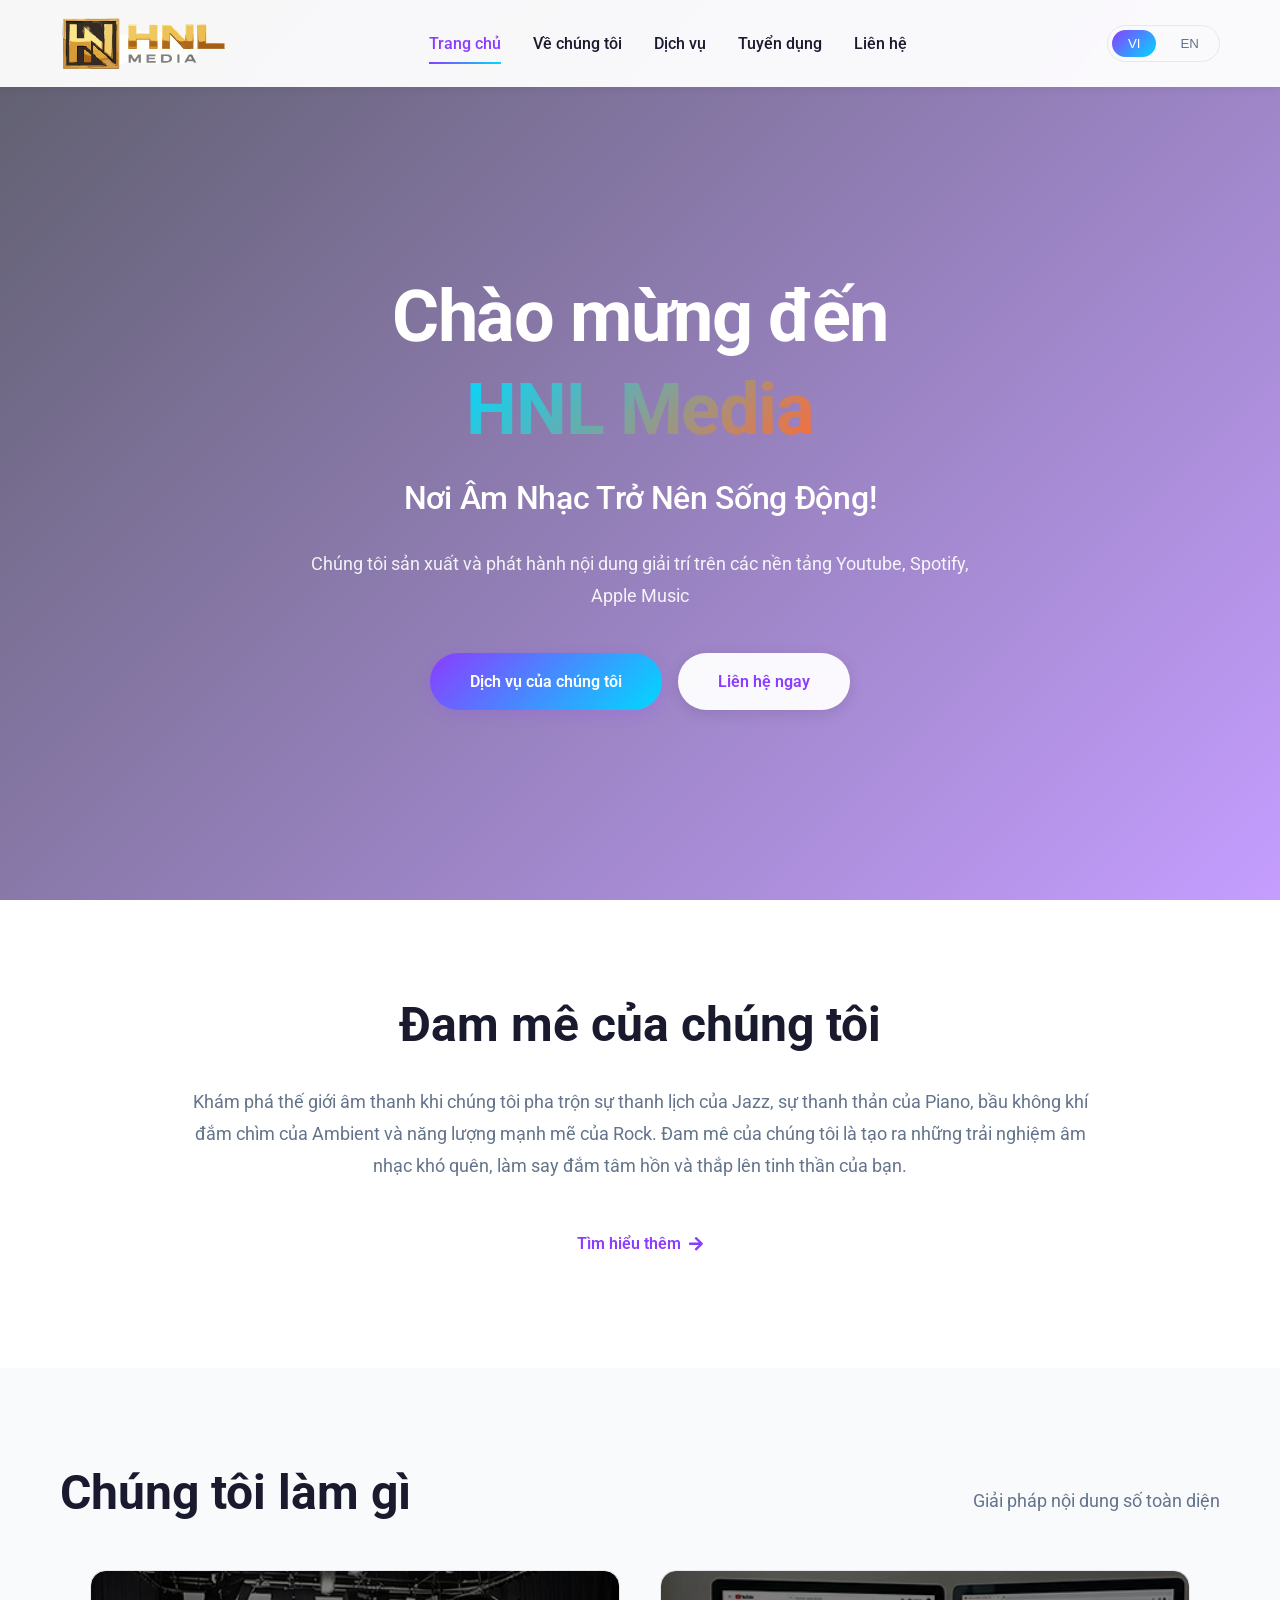
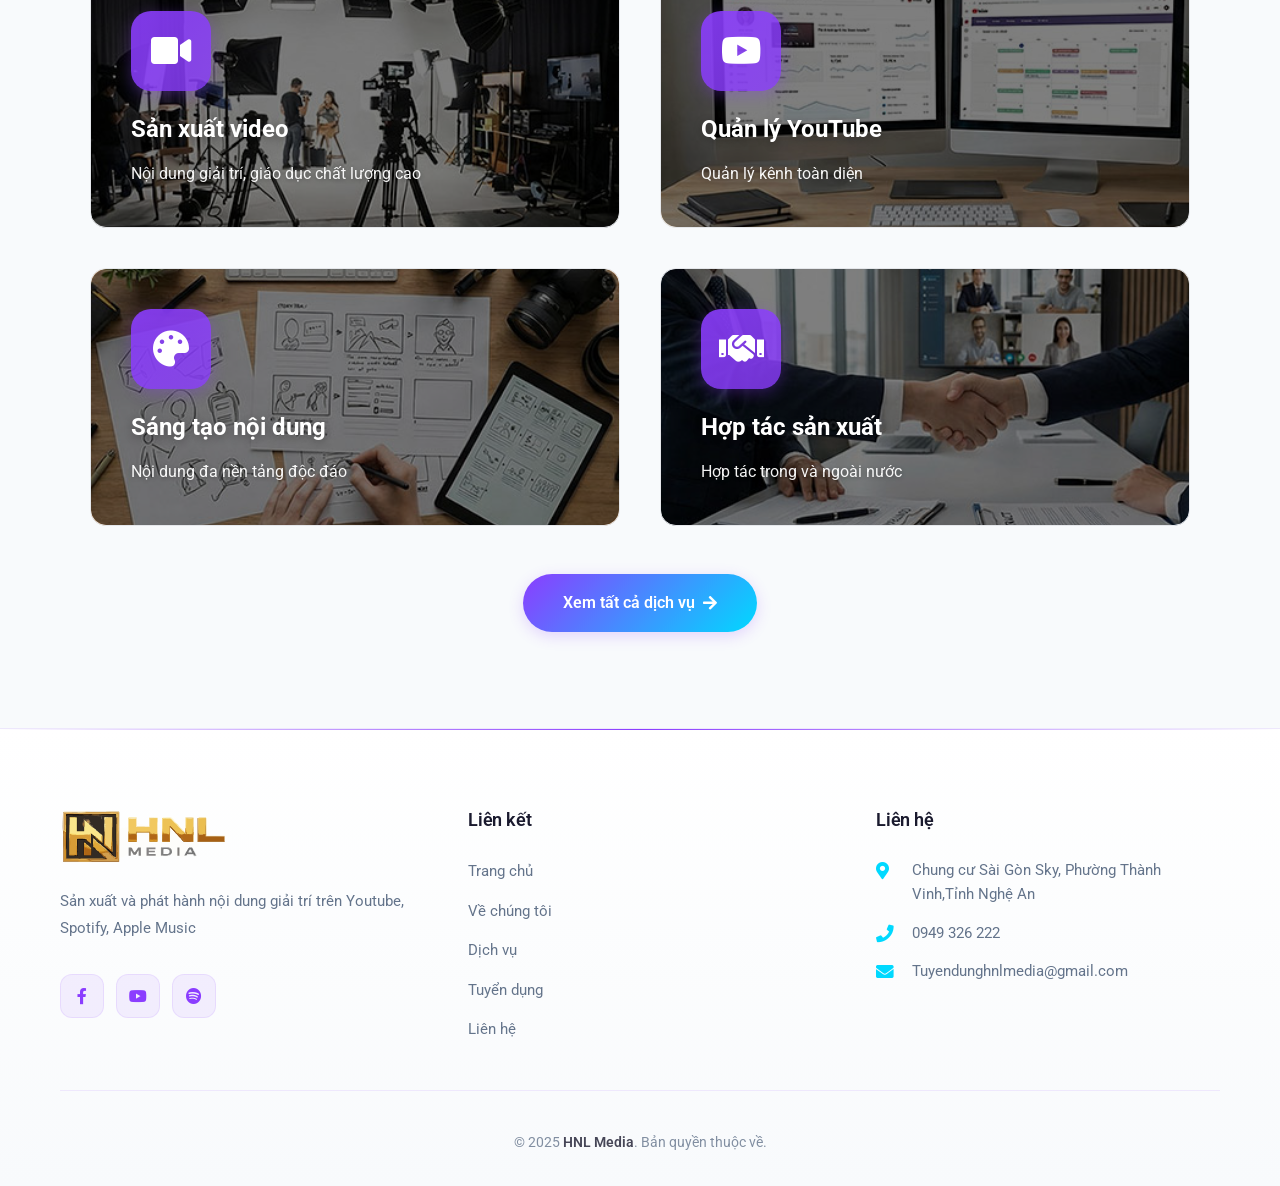
<file: index.html>
<!DOCTYPE html>
<html lang="vi">

<!-- Mirrored from pace-multimedia.com/ by HTTrack Website Copier/3.x [XR&CO'2014], Sat, 09 May 2026 08:28:37 GMT -->
<!-- Added by HTTrack --><meta http-equiv="content-type" content="text/html;charset=utf-8" /><!-- /Added by HTTrack -->
<head>
    <meta charset="UTF-8">
    <meta name="viewport" content="width=device-width, initial-scale=1.0">
    <meta name="description" content="HNL Media - Content Production & Distribution">
    <title>HNL Media - Home</title>
    
    <link rel="preconnect" href="https://fonts.googleapis.com/">
    <link rel="preconnect" href="https://fonts.gstatic.com/" crossorigin>
    <link href="https://fonts.googleapis.com/css2?family=Roboto:wght@300;400;500;700;900&amp;display=swap" rel="stylesheet">
    <link rel="stylesheet" href="../cdn.jsdelivr.net/npm/%40fortawesome/fontawesome-free%406.4.0/css/all.min.css">
    <link rel="stylesheet" href="css/style.css">
	<!-- Tích hợp Font Awesome 5 qua CDN -->
<link rel="stylesheet" href="https://cdnjs.cloudflare.com/ajax/libs/font-awesome/5.15.4/css/all.min.css" />

</head>
<body>
    
    <!-- Navigation -->
    <nav id="navbar">
        <div class="container">
            <div class="nav-wrapper">
                <a href="index.html" class="logo">
                    <img src="images/logo-new-transparent.svg" alt="HNL Media">
                </a>
                
                <div class="nav-menu">
                    <a href="index.html" class="nav-item active">
                        <span data-en="Home" data-vi="Trang chủ">Trang chủ</span>
                    </a>
                    <a href="about.html" class="nav-item">
                        <span data-en="About us" data-vi="Về chúng tôi">Về chúng tôi</span>
                    </a>
                    <a href="services.html" class="nav-item">
                        <span data-en="Services" data-vi="Dịch vụ">Dịch vụ</span>
                    </a>
                    <a href="careers.html" class="nav-item">
                        <span data-en="Careers" data-vi="Tuyển dụng">Tuyển dụng</span>
                    </a>
                    <a href="contact.html" class="nav-item">
                        <span data-en="Contact" data-vi="Liên hệ">Liên hệ</span>
                    </a>
                </div>
                
                <div class="nav-actions">
                    <div class="lang-switcher">
                        <button class="lang-btn active" data-lang="vi">VI</button>
                        <button class="lang-btn" data-lang="en">EN</button>
                    </div>
                    <button class="mobile-toggle">
                        <span></span>
                        <span></span>
                        <span></span>
                    </button>
                </div>
            </div>
        </div>
    </nav>
    
    <!-- Hero Section with Video Background -->
    <section class="hero hero-video">
        <!-- Video Background -->
        <div class="video-background">
            <video autoplay muted loop playsinline id="heroVideo">
                <source src="videos/hero-video.mp4" type="video/mp4">
            </video>
            <div class="video-overlay"></div>
        </div>
        
        <div class="container">
            <div class="hero-content">
                <h1 class="hero-title">
                    <span data-en="Welcome to" data-vi="Chào mừng đến">Chào mừng đến</span><br>
                    <span class="text-gradient">HNL Media</span>
                </h1>
                <p class="hero-subtitle" data-en="Where music comes alive!" data-vi="Nơi Âm Nhạc Trở Nên Sống Động!">
                    Nơi Âm Nhạc Trở Nên Sống Động!
                </p>
                <p class="hero-desc" data-en="We produce and exploit entertainment content on Youtube, Spotify, Apple Music platforms" data-vi="Chúng tôi sản xuất và phát hành nội dung giải trí trên các nền tảng Youtube, Spotify, Apple Music">
                    Chúng tôi sản xuất và phát hành nội dung giải trí trên các nền tảng Youtube, Spotify, Apple Music
                </p>
                <div class="hero-buttons">
                    <a href="services.html" class="btn btn-primary">
                        <span data-en="Our Services" data-vi="Dịch vụ của chúng tôi">Dịch vụ của chúng tôi</span>
                    </a>
                    <a href="contact.html" class="btn btn-secondary">
                        <span data-en="Get in touch" data-vi="Liên hệ ngay">Liên hệ ngay</span>
                    </a>
                </div>
            </div>
        </div>
    </section>
    
    <!-- Quick Intro -->
    <section class="intro-section">
        <div class="container">
            <div class="intro-content">
                <h2 class="section-title" data-en="Our Passion" data-vi="Đam mê của chúng tôi">Đam mê của chúng tôi</h2>
                <p class="intro-text" data-en="Dive into a world of sound as we blend the elegance of Jazz, the serenity of Piano, the immersive atmosphere of Ambient, and the raw energy of Rock. Our passion is to craft unforgettable musical experiences that captivate your soul and ignite your spirit." data-vi="Khám phá thế giới âm thanh khi chúng tôi pha trộn sự thanh lịch của Jazz, sự thanh thản của Piano, bầu không khí đắm chìm của Ambient và năng lượng mạnh mẽ của Rock. Đam mê của chúng tôi là tạo ra những trải nghiệm âm nhạc khó quên, làm say đắm tâm hồn và thắp lên tinh thần của bạn.">
                    Khám phá thế giới âm thanh khi chúng tôi pha trộn sự thanh lịch của Jazz, sự thanh thản của Piano, bầu không khí đắm chìm của Ambient và năng lượng mạnh mẽ của Rock. Đam mê của chúng tôi là tạo ra những trải nghiệm âm nhạc khó quên, làm say đắm tâm hồn và thắp lên tinh thần của bạn.
                </p>
                <a href="about.html" class="btn btn-link">
                    <span data-en="Learn More About Us" data-vi="Tìm hiểu thêm">Tìm hiểu thêm</span>
                    <i class="fas fa-arrow-right"></i>
                </a>
            </div>
        </div>
    </section>
    
    <!-- Services Preview -->
    <section class="services-preview">
        <div class="container">
            <div class="section-header">
                <h2 class="section-title" data-en="What We Do" data-vi="Chúng tôi làm gì">Chúng tôi làm gì</h2>
                <p class="section-subtitle" data-en="Comprehensive digital content solutions" data-vi="Giải pháp nội dung số toàn diện">Giải pháp nội dung số toàn diện</p>
            </div>
            <div class="services-grid">
                <div class="service-card">
                    <div class="service-icon">
                        <i class="fas fa-video"></i>
                    </div>
                    <h3 data-en="Video Production" data-vi="Sản xuất video">Sản xuất video</h3>
                    <p data-en="High-quality entertainment, educational content" data-vi="Nội dung giải trí, giáo dục chất lượng cao">Nội dung giải trí, giáo dục chất lượng cao</p>
                </div>
                <div class="service-card">
                    <div class="service-icon">
                        <i class="fab fa-youtube"></i>
                    </div>
                    <h3 data-en="YouTube Management" data-vi="Quản lý YouTube">Quản lý YouTube</h3>
                    <p data-en="Comprehensive channel management" data-vi="Quản lý kênh toàn diện">Quản lý kênh toàn diện</p>
                </div>
                <div class="service-card">
                    <div class="service-icon">
                        <i class="fas fa-palette"></i>
                    </div>
                    <h3 data-en="Content Creation" data-vi="Sáng tạo nội dung">Sáng tạo nội dung</h3>
                    <p data-en="Unique multi-platform content" data-vi="Nội dung đa nền tảng độc đáo">Nội dung đa nền tảng độc đáo</p>
                </div>
                <div class="service-card">
                    <div class="service-icon">
                        <i class="fas fa-handshake"></i>
                    </div>
                    <h3 data-en="Production Partnership" data-vi="Hợp tác sản xuất">Hợp tác sản xuất</h3>
                    <p data-en="Domestic & international collaboration" data-vi="Hợp tác trong và ngoài nước">Hợp tác trong và ngoài nước</p>
                </div>
            </div>
            <div class="text-center" style="margin-top: 3rem;">
                <a href="services.html" class="btn btn-primary">
                    <span data-en="View All Services" data-vi="Xem tất cả dịch vụ">Xem tất cả dịch vụ</span>
                    <i class="fas fa-arrow-right"></i>
                </a>
            </div>
        </div>
    </section>
    
    <!-- Footer -->
    <footer class="footer">
        <div class="container">
            <div class="footer-content">
                <div class="footer-col">
                    <img src="images/logo-new-transparent.svg" alt="HNL Media" class="footer-logo">
                    <p data-en="We produce and exploit entertainment content on Youtube, Spotify, Apple Music platforms" data-vi="Sản xuất và phát hành nội dung giải trí trên Youtube, Spotify, Apple Music">
                        Sản xuất và phát hành nội dung giải trí trên Youtube, Spotify, Apple Music
                    </p>
                    <div class="social-links">
                        <a href="https://www.facebook.com/share/1E6RFnb6fr/" target="_blank"><i class="fab fa-facebook-f"></i></a>
                        <a href="#"><i class="fab fa-youtube"></i></a>
                        <a href="#"><i class="fab fa-spotify"></i></a>
                    </div>
                </div>
                <div class="footer-col">
                    <h4 data-en="Quick Links" data-vi="Liên kết">Liên kết</h4>
                    <ul>
                        <li><a href="index.html" data-en="Home" data-vi="Trang chủ">Trang chủ</a></li>
                        <li><a href="about.html" data-en="About" data-vi="Về chúng tôi">Về chúng tôi</a></li>
                        <li><a href="services.html" data-en="Services" data-vi="Dịch vụ">Dịch vụ</a></li>
                        <li><a href="careers.html" data-en="Careers" data-vi="Tuyển dụng">Tuyển dụng</a></li>
                        <li><a href="contact.html" data-en="Contact" data-vi="Liên hệ">Liên hệ</a></li>
                    </ul>
                </div>
                <div class="footer-col">
                    <h4 data-en="Contact" data-vi="Liên hệ">Liên hệ</h4>
                    <ul class="contact-info">
                        <li><i class="fas fa-map-marker-alt"></i> Chung cư Sài Gòn Sky, Phường Thành Vinh,Tỉnh Nghệ An</li>
                        <li><i class="fas fa-phone"></i> <a href="tel:0949326222">0949 326 222</a></li>
                        <li><i class="fas fa-envelope"></i> <a href="mailto:Tuyendunghnlmedia@gmail.com">Tuyendunghnlmedia@gmail.com</a></li>
                    </ul>
                </div>
            </div>
            <div class="footer-bottom">
                <p>© 2025 <strong>HNL Media</strong>. <span data-en="All rights reserved" data-vi="Bản quyền thuộc về">Bản quyền thuộc về</span>.</p>
            </div>
        </div>
    </footer>
    
    <button id="backToTop" class="back-to-top">
        <i class="fas fa-arrow-up"></i>
    </button>
    
    <script data-cfasync="false" src="cdn-cgi/scripts/5c5dd728/cloudflare-static/email-decode.min.js"></script><script src="js/main.js"></script>
<script defer src="https://static.cloudflareinsights.com/beacon.min.js/v8c78df7c7c0f484497ecbca7046644da1771523124516" integrity="sha512-8DS7rgIrAmghBFwoOTujcf6D9rXvH8xm8JQ1Ja01h9QX8EzXldiszufYa4IFfKdLUKTTrnSFXLDkUEOTrZQ8Qg==" data-cf-beacon='{"version":"2024.11.0","token":"25e477c7d8f340d580d28d991764402d","r":1,"server_timing":{"name":{"cfCacheStatus":true,"cfEdge":true,"cfExtPri":true,"cfL4":true,"cfOrigin":true,"cfSpeedBrain":true},"location_startswith":null}}' crossorigin="anonymous"></script>
</body>

<!-- Mirrored from pace-multimedia.com/ by HTTrack Website Copier/3.x [XR&CO'2014], Sat, 09 May 2026 08:28:40 GMT -->
</html>
</file>
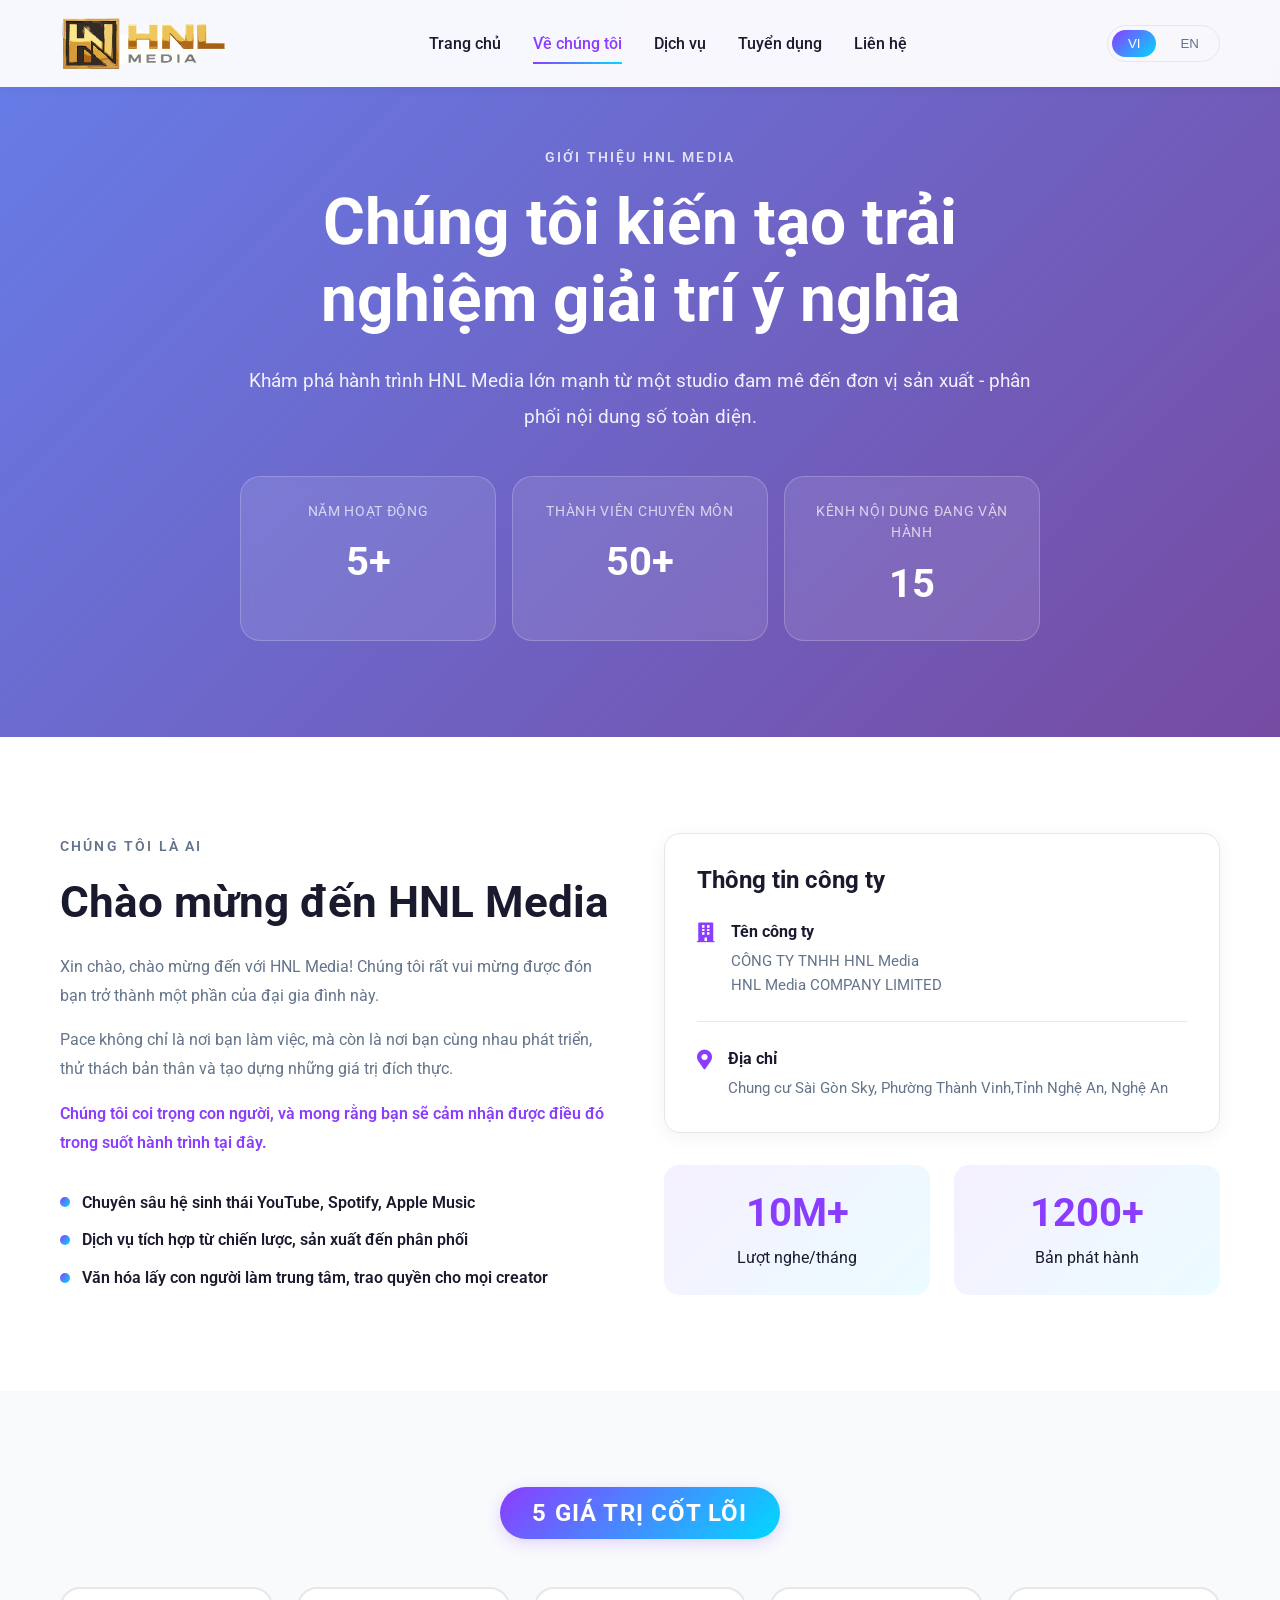
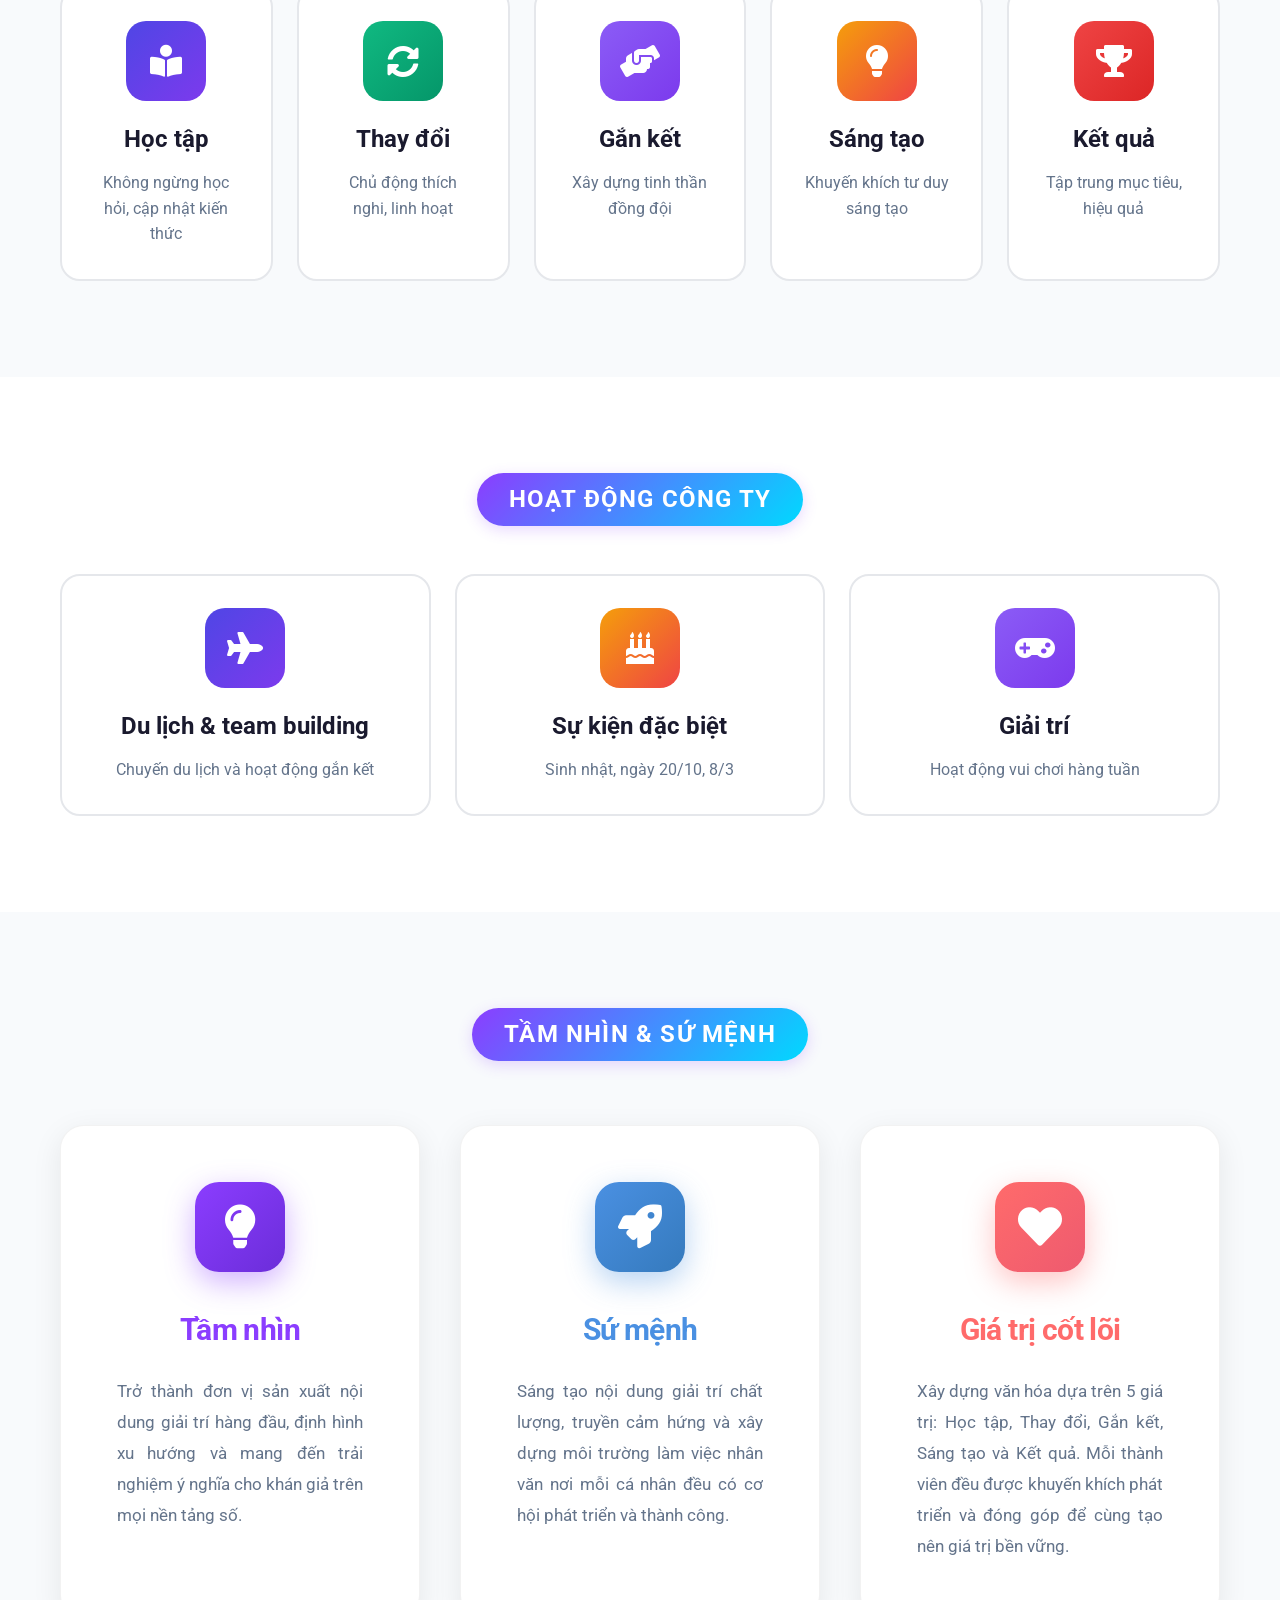
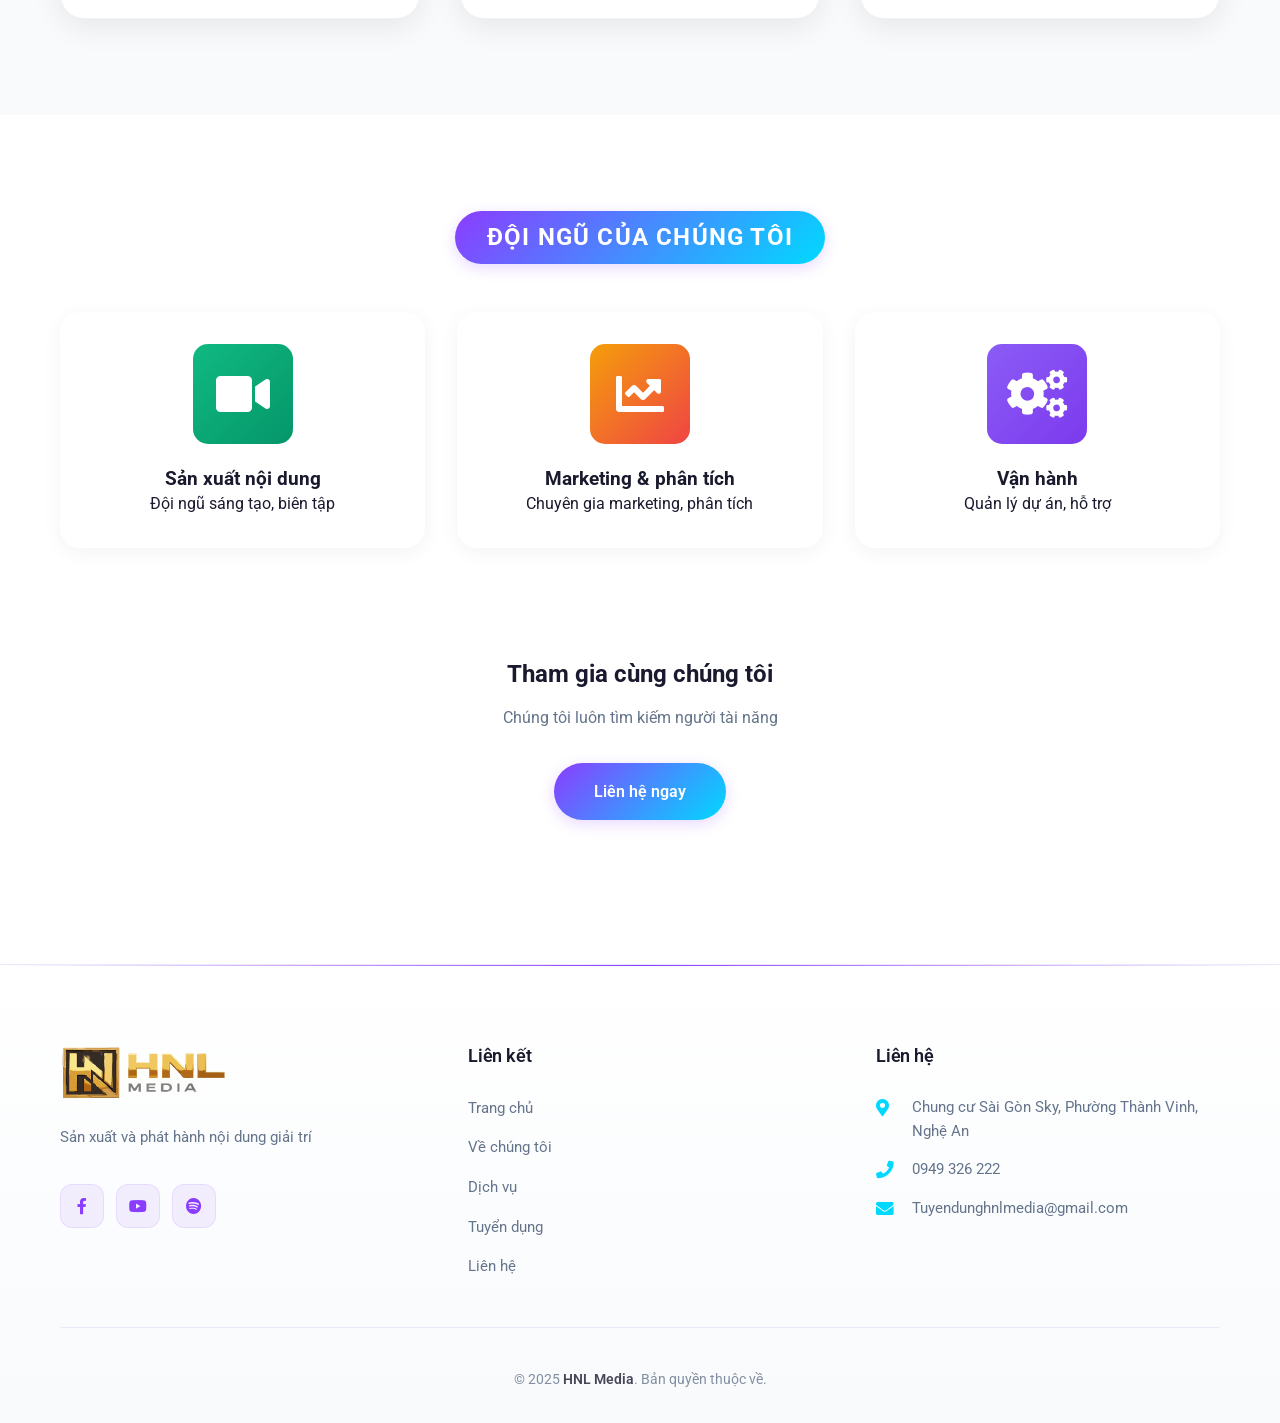
<file: about.html>
<!DOCTYPE html>
<html lang="vi">

<!-- Mirrored from pace-multimedia.com/about by HTTrack Website Copier/3.x [XR&CO'2014], Sat, 09 May 2026 08:28:42 GMT -->
<!-- Added by HTTrack --><meta http-equiv="content-type" content="text/html;charset=utf-8" /><!-- /Added by HTTrack -->
<head>
    <meta charset="UTF-8">
    <meta name="viewport" content="width=device-width, initial-scale=1.0">
    <title>HNL Media - About Us</title>
    <link rel="preconnect" href="https://fonts.googleapis.com/">
    <link rel="preconnect" href="https://fonts.gstatic.com/" crossorigin>
    <link href="https://fonts.googleapis.com/css2?family=Roboto:wght@300;400;500;700;900&amp;display=swap" rel="stylesheet">
    <link rel="stylesheet" href="../cdn.jsdelivr.net/npm/%40fortawesome/fontawesome-free%406.4.0/css/all.min.css">
    <link rel="stylesheet" href="css/style.css">
    <!-- Tích hợp Font Awesome 5 qua CDN -->
<link rel="stylesheet" href="https://cdnjs.cloudflare.com/ajax/libs/font-awesome/5.15.4/css/all.min.css" />
</head>
<body>
    
    <!-- Navigation -->
    <nav id="navbar">
        <div class="container">
            <div class="nav-wrapper">
                <a href="index.html" class="logo">
                    <img src="images/logo-new-transparent.svg" alt="HNL Media">
                </a>
                <div class="nav-menu">
                    <a href="index.html" class="nav-item">
                        <span data-en="Home" data-vi="Trang chủ">Trang chủ</span>
                    </a>
                    <a href="about.html" class="nav-item active">
                        <span data-en="About" data-vi="Về chúng tôi">Về chúng tôi</span>
                    </a>
                    <a href="services.html" class="nav-item">
                        <span data-en="Services" data-vi="Dịch vụ">Dịch vụ</span>
                    </a>
                    <a href="careers.html" class="nav-item">
                        <span data-en="Careers" data-vi="Tuyển dụng">Tuyển dụng</span>
                    </a>
                    <a href="contact.html" class="nav-item">
                        <span data-en="Contact" data-vi="Liên hệ">Liên hệ</span>
                    </a>
                </div>
                <div class="nav-actions">
                    <div class="lang-switcher">
                        <button class="lang-btn active" data-lang="vi">VI</button>
                        <button class="lang-btn" data-lang="en">EN</button>
                    </div>
                    <button class="mobile-toggle">
                        <span></span>
                        <span></span>
                        <span></span>
                    </button>
                </div>
            </div>
        </div>
    </nav>
    
    <!-- About Hero -->
    <section class="about-hero">
        <div class="container">
            <div class="about-hero-content">
                <p class="eyebrow" data-en="About HNL Media" data-vi="Giới thiệu HNL Media">Giới thiệu HNL Media</p>
                <h1 data-en="We craft meaningful entertainment experiences" data-vi="Chúng tôi kiến tạo trải nghiệm giải trí ý nghĩa">Chúng tôi kiến tạo trải nghiệm giải trí ý nghĩa</h1>
                <p class="lead" data-en="Discover how HNL Media grows from a passionate studio into an end-to-end digital content powerhouse." data-vi="Khám phá hành trình HNL Media lớn mạnh từ một studio đam mê đến đơn vị sản xuất - phân phối nội dung số toàn diện.">
                    Khám phá hành trình HNL Media lớn mạnh từ một studio đam mê đến đơn vị sản xuất - phân phối nội dung số toàn diện.
                </p>
                <div class="hero-metrics">
                    <div class="metric-card">
                        <span class="metric-label" data-en="Years operating" data-vi="Năm hoạt động">Năm hoạt động</span>
                        <span class="metric-value">5+</span>
                    </div>
                    <div class="metric-card">
                        <span class="metric-label" data-en="Specialists" data-vi="Thành viên chuyên môn">Thành viên chuyên môn</span>
                        <span class="metric-value">50+</span>
                    </div>
                    <div class="metric-card">
                        <span class="metric-label" data-en="Active Channels" data-vi="Kênh nội dung đang vận hành">Kênh nội dung đang vận hành</span>
                        <span class="metric-value">15</span>
                    </div>
                </div>
            </div>
        </div>
    </section>
    
    <!-- About Overview -->
    <section class="about-overview">
        <div class="container">
            <div class="about-grid">
                <div class="about-text">
                    <p class="eyebrow" data-en="Who we are" data-vi="Chúng tôi là ai">Chúng tôi là ai</p>
                    <h2 data-en="Welcome to HNL Media" data-vi="Chào mừng đến HNL Media">Chào mừng đến HNL Media</h2>
                    <p data-en="Hello, welcome to HNL Media! We are delighted to have you as part of our family." data-vi="Xin chào, chào mừng đến với HNL Media! Chúng tôi rất vui mừng được đón bạn trở thành một phần của đại gia đình này.">
                        Xin chào, chào mừng đến với HNL Media! Chúng tôi rất vui mừng được đón bạn trở thành một phần của đại gia đình này.
                    </p>
                    <p data-en="Pace is not just a workplace, but a place where we grow together, challenge ourselves, and create real value." data-vi="Pace không chỉ là nơi bạn làm việc, mà còn là nơi bạn cùng nhau phát triển, thử thách bản thân và tạo dựng những giá trị đích thực.">
                        Pace không chỉ là nơi bạn làm việc, mà còn là nơi bạn cùng nhau phát triển, thử thách bản thân và tạo dựng những giá trị đích thực.
                    </p>
                    <p class="highlight" data-en="We value people, and we hope you will feel that throughout your journey here." data-vi="Chúng tôi coi trọng con người, và mong rằng bạn sẽ cảm nhận được điều đó trong suốt hành trình tại đây.">
                        Chúng tôi coi trọng con người, và mong rằng bạn sẽ cảm nhận được điều đó trong suốt hành trình tại đây.
                    </p>
                    <ul class="about-list">
                        <li data-en="Specialized in YouTube, Spotify, Apple Music ecosystems" data-vi="Chuyên sâu hệ sinh thái YouTube, Spotify, Apple Music">Chuyên sâu hệ sinh thái YouTube, Spotify, Apple Music</li>
                        <li data-en="Integrated services from strategy, production to distribution" data-vi="Dịch vụ tích hợp từ chiến lược, sản xuất đến phân phối">Dịch vụ tích hợp từ chiến lược, sản xuất đến phân phối</li>
                        <li data-en="Human centric culture empowers every creator" data-vi="Văn hóa lấy con người làm trung tâm, trao quyền cho mọi creator">Văn hóa lấy con người làm trung tâm, trao quyền cho mọi creator</li>
                    </ul>
                </div>
                <div class="about-info">
                    <div class="info-card">
                        <h3 data-en="Company Information" data-vi="Thông tin công ty">Thông tin công ty</h3>
                        <ul class="info-list">
                            <li>
                                <i class="fas fa-building"></i>
                                <div>
                                    <strong data-en="Company Name" data-vi="Tên công ty">Tên công ty</strong>
                                    <span>CÔNG TY TNHH HNL Media</span>
                                    <span>HNL Media COMPANY LIMITED</span>
                                </div>
                            </li>
                            <li>
                                <i class="fas fa-map-marker-alt"></i>
                                <div>
                                    <strong data-en="Address" data-vi="Địa chỉ">Địa chỉ</strong>
                                    <span>Chung cư Sài Gòn Sky, Phường Thành Vinh,Tỉnh Nghệ An, Nghệ An</span>
                                </div>
                            </li>
                        </ul>
                    </div>
                    <div class="info-stats">
                        <div class="info-stat">
                            <h3>10M+</h3>
                            <p data-en="Monthly Plays" data-vi="Lượt nghe/tháng">Lượt nghe/tháng</p>
                        </div>
                        <div class="info-stat">
                            <h3>1200+</h3>
                            <p data-en="Released Tracks" data-vi="Bản phát hành">Bản phát hành</p>
                        </div>
                    </div>
                </div>
            </div>
        </div>
    </section>
    
    <!-- Values Section -->
    <section class="about-values">
        <div class="container">
            <div class="section-header section-header-centered">
                <h2 class="section-title-gradient" data-en="5 Core Values" data-vi="5 giá trị cốt lõi">5 giá trị cốt lõi</h2>
            </div>
            <div class="values-grid">
                <div class="value-card">
                    <div class="value-icon blue">
                        <i class="fas fa-book-reader"></i>
                    </div>
                    <h3 data-en="Learning" data-vi="Học tập">Học tập</h3>
                    <p data-en="Continuous learning and skill development" data-vi="Không ngừng học hỏi, cập nhật kiến thức">Không ngừng học hỏi, cập nhật kiến thức</p>
                </div>
                <div class="value-card">
                    <div class="value-icon green">
                        <i class="fas fa-sync-alt"></i>
                    </div>
                    <h3 data-en="Change" data-vi="Thay đổi">Thay đổi</h3>
                    <p data-en="Proactive adaptation and flexibility" data-vi="Chủ động thích nghi, linh hoạt">Chủ động thích nghi, linh hoạt</p>
                </div>
                <div class="value-card">
                    <div class="value-icon purple">
                        <i class="fas fa-hands-helping"></i>
                    </div>
                    <h3 data-en="Connection" data-vi="Gắn kết">Gắn kết</h3>
                    <p data-en="Building teamwork and support" data-vi="Xây dựng tinh thần đồng đội">Xây dựng tinh thần đồng đội</p>
                </div>
                <div class="value-card">
                    <div class="value-icon orange">
                        <i class="fas fa-lightbulb"></i>
                    </div>
                    <h3 data-en="Creativity" data-vi="Sáng tạo">Sáng tạo</h3>
                    <p data-en="Creative thinking and innovation" data-vi="Khuyến khích tư duy sáng tạo">Khuyến khích tư duy sáng tạo</p>
                </div>
                <div class="value-card">
                    <div class="value-icon red">
                        <i class="fas fa-trophy"></i>
                    </div>
                    <h3 data-en="Results" data-vi="Kết quả">Kết quả</h3>
                    <p data-en="Focus on goals and effectiveness" data-vi="Tập trung mục tiêu, hiệu quả">Tập trung mục tiêu, hiệu quả</p>
                </div>
            </div>
        </div>
    </section>
    
    <!-- Culture Flow -->
    <section class="about-culture">
        <div class="container">
            <div class="section-header section-header-centered">
                <h2 class="section-title-gradient" data-en="Company Activities" data-vi="Hoạt động công ty">Hoạt động công ty</h2>
            </div>
            <div class="values-grid culture-values">
                <div class="value-card">
                    <div class="value-icon blue">
                        <i class="fas fa-plane"></i>
                    </div>
                    <h3 data-en="Team Building & Travel" data-vi="Du lịch & team building">Du lịch & team building</h3>
                    <p data-en="Annual trips and team activities" data-vi="Chuyến du lịch và hoạt động gắn kết">Chuyến du lịch và hoạt động gắn kết</p>
                </div>
                <div class="value-card">
                    <div class="value-icon orange">
                        <i class="fas fa-birthday-cake"></i>
                    </div>
                    <h3 data-en="Special Events" data-vi="Sự kiện đặc biệt">Sự kiện đặc biệt</h3>
                    <p data-en="Birthdays, Women's Day celebrations" data-vi="Sinh nhật, ngày 20/10, 8/3">Sinh nhật, ngày 20/10, 8/3</p>
                </div>
                <div class="value-card">
                    <div class="value-icon purple">
                        <i class="fas fa-gamepad"></i>
                    </div>
                    <h3 data-en="Recreation" data-vi="Giải trí">Giải trí</h3>
                    <p data-en="Weekly fun activities" data-vi="Hoạt động vui chơi hàng tuần">Hoạt động vui chơi hàng tuần</p>
                </div>
            </div>
        </div>
    </section>
    
    <!-- Vision & Mission -->
    <section class="about-vision">
        <div class="container">
            <div class="section-header section-header-centered">
                <h2 class="section-title-gradient" data-en="Vision & Mission" data-vi="Tầm nhìn & sứ mệnh">Tầm nhìn & sứ mệnh</h2>
            </div>
            <div class="vision-mission-cards">
                <!-- Vision Card -->
                <div class="vm-card vm-card-vision">
                    <div class="vm-card-icon">
                        <i class="fas fa-lightbulb"></i>
                    </div>
                    <div class="vm-card-content">
                        <h3 class="vm-card-title" data-en="Vision" data-vi="Tầm nhìn">Tầm nhìn</h3>
                        <p class="vm-card-text">Trở thành đơn vị sản xuất nội dung giải trí hàng đầu, định hình xu hướng và mang đến trải nghiệm ý nghĩa cho khán giả trên mọi nền tảng số.</p>
                    </div>
                </div>
                
                <!-- Mission Card -->
                <div class="vm-card vm-card-mission">
                    <div class="vm-card-icon">
                        <i class="fas fa-rocket"></i>
                    </div>
                    <div class="vm-card-content">
                        <h3 class="vm-card-title" data-en="Mission" data-vi="Sứ mệnh">Sứ mệnh</h3>
                        <p class="vm-card-text">Sáng tạo nội dung giải trí chất lượng, truyền cảm hứng và xây dựng môi trường làm việc nhân văn nơi mỗi cá nhân đều có cơ hội phát triển và thành công.</p>
                    </div>
                </div>
                
                <!-- Core Values Card -->
                <div class="vm-card vm-card-values">
                    <div class="vm-card-icon">
                        <i class="fas fa-heart"></i>
                    </div>
                    <div class="vm-card-content">
                        <h3 class="vm-card-title" data-en="Core Values" data-vi="Giá trị cốt lõi">Giá trị cốt lõi</h3>
                        <p class="vm-card-text">Xây dựng văn hóa dựa trên 5 giá trị: Học tập, Thay đổi, Gắn kết, Sáng tạo và Kết quả. Mỗi thành viên đều được khuyến khích phát triển và đóng góp để cùng tạo nên giá trị bền vững.</p>
                    </div>
                </div>
            </div>
        </div>
    </section>
    
    <!-- Team Section -->
    <section class="about-team">
        <div class="container">
            <div class="section-header section-header-centered">
                <h2 class="section-title-gradient" data-en="Our Team" data-vi="Đội ngũ của chúng tôi">Đội ngũ của chúng tôi</h2>
            </div>
            <div class="team-grid">
                <div class="team-card">
                    <div class="team-icon">
                        <i class="fas fa-video"></i>
                    </div>
                    <h3 data-en="Content Production" data-vi="Sản xuất nội dung">Sản xuất nội dung</h3>
                    <p data-en="Creative team, editors, scriptwriters" data-vi="Đội ngũ sáng tạo, biên tập">Đội ngũ sáng tạo, biên tập</p>
                </div>
                <div class="team-card">
                    <div class="team-icon">
                        <i class="fas fa-chart-line"></i>
                    </div>
                    <h3 data-en="Marketing & Analytics" data-vi="Marketing & phân tích">Marketing & phân tích</h3>
                    <p data-en="Marketing strategists, analysts" data-vi="Chuyên gia marketing, phân tích">Chuyên gia marketing, phân tích</p>
                </div>
                <div class="team-card">
                    <div class="team-icon">
                        <i class="fas fa-cogs"></i>
                    </div>
                    <h3 data-en="Operations" data-vi="Vận hành">Vận hành</h3>
                    <p data-en="Project managers, support" data-vi="Quản lý dự án, hỗ trợ">Quản lý dự án, hỗ trợ</p>
                </div>
            </div>
                <div class="join-cta">
                    <h2 data-en="Join Our Team" data-vi="Tham gia cùng chúng tôi">Tham gia cùng chúng tôi</h2>
                    <p data-en="We're always looking for talented people" data-vi="Chúng tôi luôn tìm kiếm người tài năng">Chúng tôi luôn tìm kiếm người tài năng</p>
                    <a href="contact.html" class="btn btn-primary" data-en="Contact Us" data-vi="Liên hệ ngay">Liên hệ ngay</a>
            </div>
        </div>
    </section>
    
    <!-- Footer -->
    <footer class="footer">
        <div class="container">
            <div class="footer-content">
                <div class="footer-col">
                    <img src="images/logo-new-transparent.svg" alt="HNL Media" class="footer-logo">
                    <p data-en="We produce and exploit entertainment content" data-vi="Sản xuất và phát hành nội dung giải trí">Sản xuất và phát hành nội dung giải trí</p>
                    <div class="social-links">
                        <a href="https://www.facebook.com/share/1E6RFnb6fr/" target="_blank"><i class="fab fa-facebook-f"></i></a>
                        <a href="#"><i class="fab fa-youtube"></i></a>
                        <a href="#"><i class="fab fa-spotify"></i></a>
                    </div>
                </div>
                <div class="footer-col">
                    <h4 data-en="Quick Links" data-vi="Liên kết">Liên kết</h4>
                    <ul>
                        <li><a href="index.html" data-en="Home" data-vi="Trang chủ">Trang chủ</a></li>
                        <li><a href="about.html" data-en="About" data-vi="Về chúng tôi">Về chúng tôi</a></li>
                        <li><a href="services.html" data-en="Services" data-vi="Dịch vụ">Dịch vụ</a></li>
                        <li><a href="careers.html" data-en="Careers" data-vi="Tuyển dụng">Tuyển dụng</a></li>
                        <li><a href="contact.html" data-en="Contact" data-vi="Liên hệ">Liên hệ</a></li>
                    </ul>
                </div>
                <div class="footer-col">
                    <h4 data-en="Contact" data-vi="Liên hệ">Liên hệ</h4>
                    <ul class="contact-info">
                        <li><i class="fas fa-map-marker-alt"></i> Chung cư Sài Gòn Sky, Phường Thành Vinh, Nghệ An</li>
                        <li><i class="fas fa-phone"></i> 0949 326 222</li>
                        <li><i class="fas fa-envelope"></i> <a href="mailto:Tuyendunghnlmedia@gmail.com">Tuyendunghnlmedia@gmail.com</a></li>
                    </ul>
                </div>
            </div>
            <div class="footer-bottom">
                <p>© 2025 <strong>HNL Media</strong>. <span data-en="All rights reserved" data-vi="Bản quyền thuộc về">Bản quyền thuộc về</span>.</p>
            </div>
        </div>
    </footer>
    
    <button id="backToTop" class="back-to-top">
        <i class="fas fa-arrow-up"></i>
    </button>
    
    <script data-cfasync="false" src="cdn-cgi/scripts/5c5dd728/cloudflare-static/email-decode.min.js"></script><script src="js/main.js"></script>
<script defer src="https://static.cloudflareinsights.com/beacon.min.js/v8c78df7c7c0f484497ecbca7046644da1771523124516" integrity="sha512-8DS7rgIrAmghBFwoOTujcf6D9rXvH8xm8JQ1Ja01h9QX8EzXldiszufYa4IFfKdLUKTTrnSFXLDkUEOTrZQ8Qg==" data-cf-beacon='{"version":"2024.11.0","token":"25e477c7d8f340d580d28d991764402d","r":1,"server_timing":{"name":{"cfCacheStatus":true,"cfEdge":true,"cfExtPri":true,"cfL4":true,"cfOrigin":true,"cfSpeedBrain":true},"location_startswith":null}}' crossorigin="anonymous"></script>
</body>

<!-- Mirrored from pace-multimedia.com/about by HTTrack Website Copier/3.x [XR&CO'2014], Sat, 09 May 2026 08:28:42 GMT -->
</html>
</file>
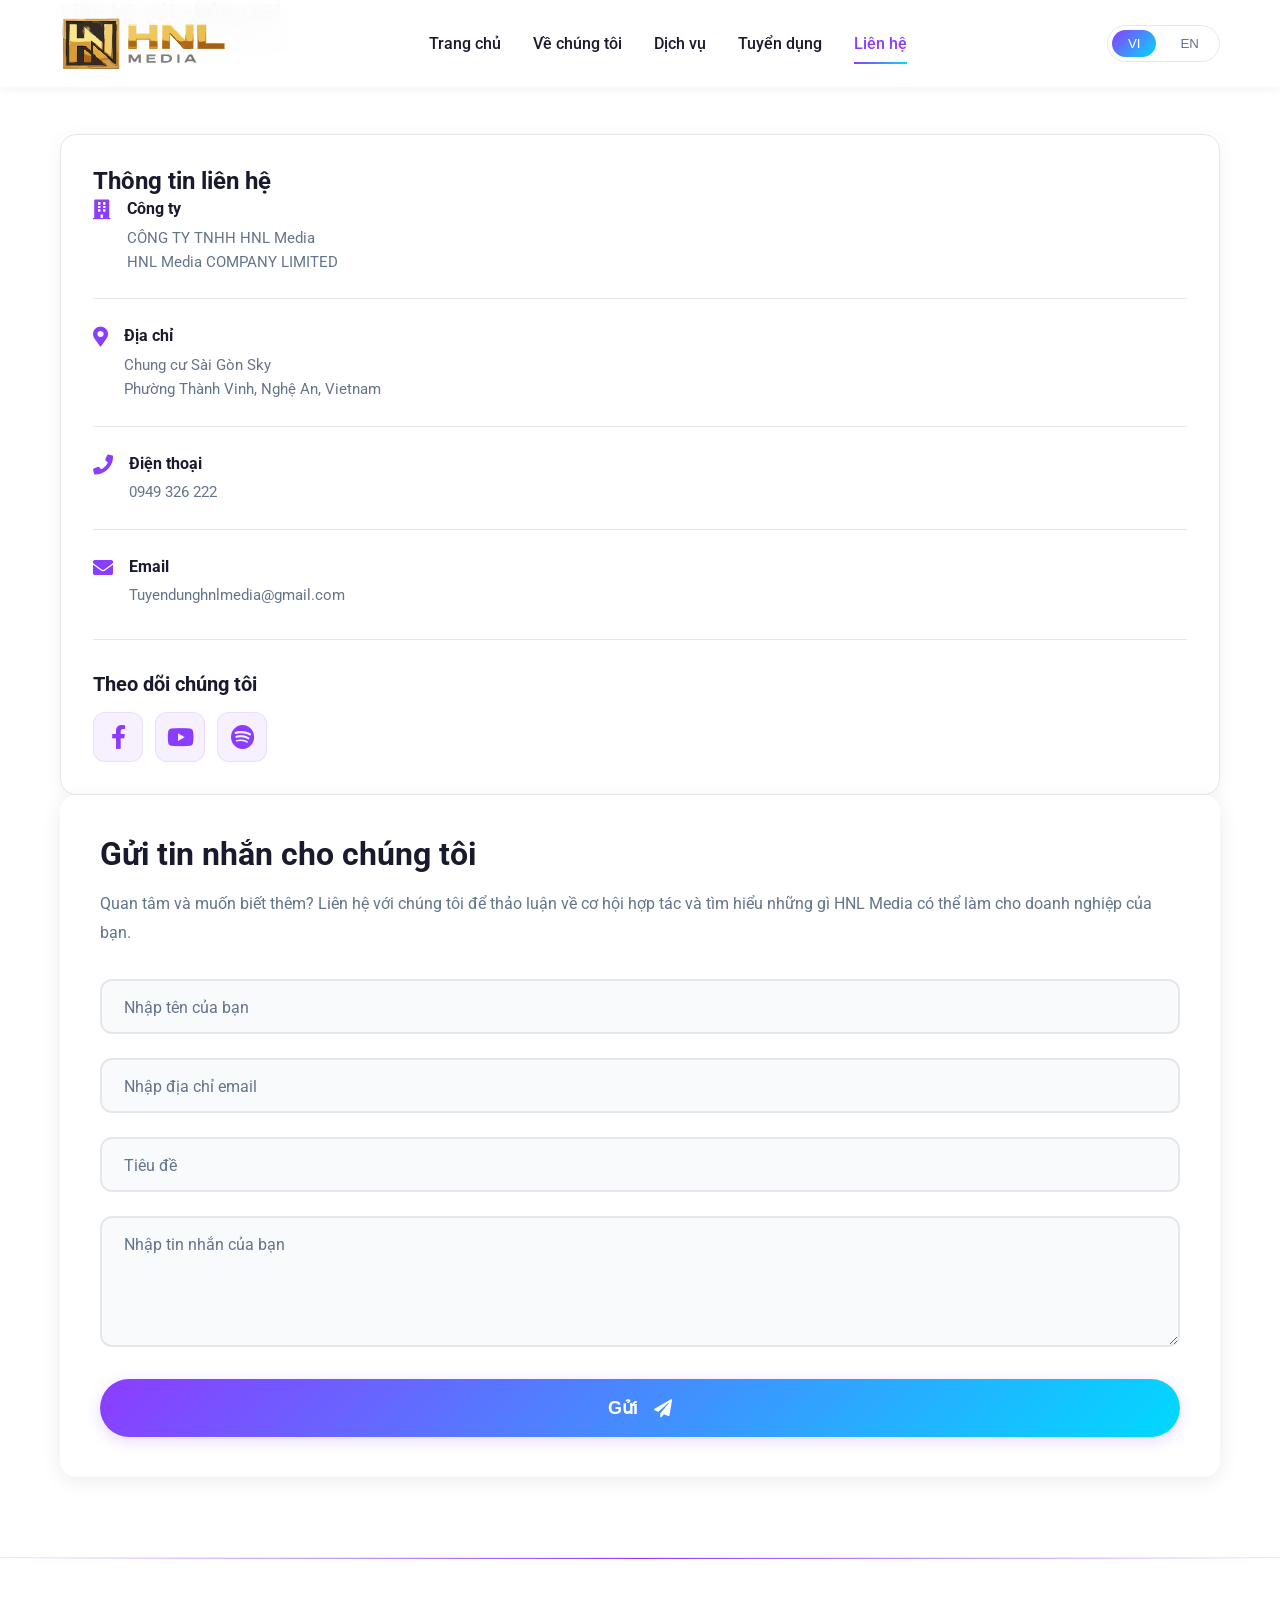
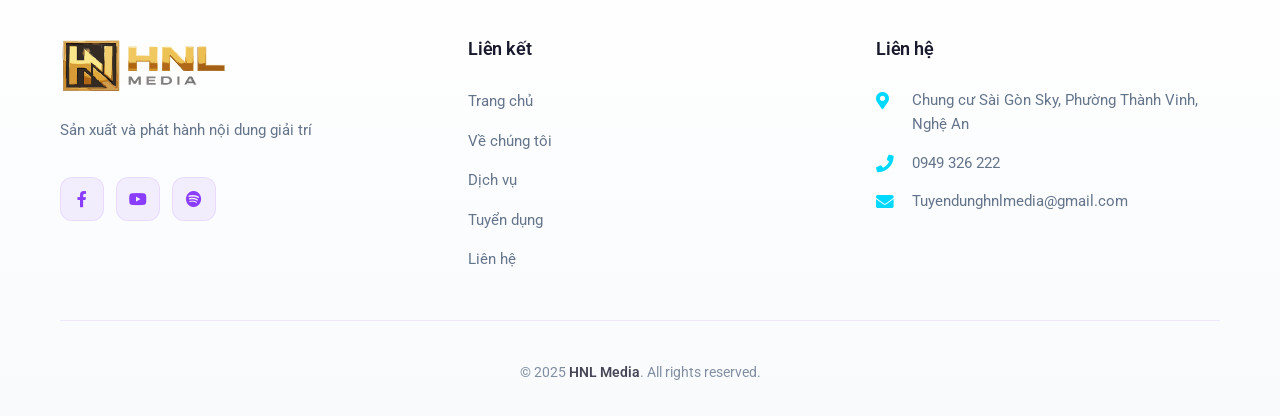
<file: contact.html>
<!DOCTYPE html>
<html lang="vi">

<!-- Mirrored from pace-multimedia.com/contact by HTTrack Website Copier/3.x [XR&CO'2014], Sat, 09 May 2026 08:28:45 GMT -->
<!-- Added by HTTrack --><meta http-equiv="content-type" content="text/html;charset=utf-8" /><!-- /Added by HTTrack -->
<head>
    <meta charset="UTF-8">
    <meta name="viewport" content="width=device-width, initial-scale=1.0">
    <title>HNL Media - Contact</title>
    <link href="https://fonts.googleapis.com/css2?family=Roboto:wght@300;400;500;700;900&amp;display=swap" rel="stylesheet">
    <link rel="stylesheet" href="../cdn.jsdelivr.net/npm/%40fortawesome/fontawesome-free%406.4.0/css/all.min.css">
    <link rel="stylesheet" href="css/style.css">
    <!-- Tích hợp Font Awesome 5 qua CDN -->
<link rel="stylesheet" href="https://cdnjs.cloudflare.com/ajax/libs/font-awesome/5.15.4/css/all.min.css" />

</head>
<body>
    <nav id="navbar">
        <div class="container">
            <div class="nav-wrapper">
                <a href="index.html" class="logo"><img src="images/logo-new-transparent.svg" alt="HNL Media"></a>
                <div class="nav-menu">
                    <a href="index.html" class="nav-item"><span data-en="Home" data-vi="Trang chủ">Trang chủ</span></a>
                    <a href="about.html" class="nav-item"><span data-en="About us" data-vi="Về chúng tôi">Về chúng tôi</span></a>
                    <a href="services.html" class="nav-item"><span data-en="Services" data-vi="Dịch vụ">Dịch vụ</span></a>
                    <a href="careers.html" class="nav-item"><span data-en="Careers" data-vi="Tuyển dụng">Tuyển dụng</span></a>
                    <a href="contact.html" class="nav-item active"><span data-en="Contact" data-vi="Liên hệ">Liên hệ</span></a>
                </div>
                <div class="nav-actions">
                    <div class="lang-switcher">
                        <button class="lang-btn active" data-lang="vi">VI</button>
                        <button class="lang-btn" data-lang="en">EN</button>
                    </div>
                    <button class="mobile-toggle"><span></span><span></span><span></span></button>
                </div>
            </div>
        </div>
    </nav>
    
    <section class="page-header">
        <div class="container">
            <h1 data-en="Contact Us" data-vi="Liên hệ với chúng tôi">Liên hệ với chúng tôi</h1>
            <p data-en="Get in touch with our team" data-vi="Kết nối với đội ngũ của chúng tôi">Kết nối với đội ngũ của chúng tôi</p>
        </div>
    </section>
    
    <section class="featured-section">
        <div class="container">
            <div class="tab-grid">
                <div class="tab-info">
                    <div class="info-card">
                        <h2 data-en="Get In Touch" data-vi="Thông tin liên hệ">Thông tin liên hệ</h2>
                        <ul class="info-list">
                            <li>
                                <i class="fas fa-building"></i>
                                <div>
                                    <strong data-en="Company" data-vi="Công ty">Công ty</strong>
                                    <span>CÔNG TY TNHH HNL Media</span>
                                    <span>HNL Media COMPANY LIMITED</span>
                                </div>
                            </li>
                            <li>
                                <i class="fas fa-map-marker-alt"></i>
                                <div>
                                    <strong data-en="Address" data-vi="Địa chỉ">Địa chỉ</strong>
                                    <span>Chung cư Sài Gòn Sky</span>
                                    <span>Phường Thành Vinh, Nghệ An, Vietnam</span>
                                </div>
                            </li>
                            <li>
                                <i class="fas fa-phone"></i>
                                <div>
                                    <strong data-en="Phone" data-vi="Điện thoại">Điện thoại</strong>
                                    <span><a href="tel:0949326222">0949 326 222</a></span>
                                </div>
                            </li>
                            <li>
                                <i class="fas fa-envelope"></i>
                                <div>
                                    <strong data-en="Email" data-vi="Email">Email</strong>
                                        <span><a href="mailto:Tuyendunghnlmedia@gmail.com">Tuyendunghnlmedia@gmail.com</a></span>
                                </div>
                            </li>
                        </ul>
                        
                        <div class="social-section">
                            <h3 data-en="Follow Us" data-vi="Theo dõi chúng tôi">Theo dõi chúng tôi</h3>
                            <div class="social-links" style="justify-content: flex-start; margin-top: 1rem;">
                                <a href="https://www.facebook.com/share/1E6RFnb6fr/" target="_blank" style="width: 50px; height: 50px; font-size: 1.5rem;">
                                    <i class="fab fa-facebook-f"></i>
                                </a>
                                <a href="#" style="width: 50px; height: 50px; font-size: 1.5rem;">
                                    <i class="fab fa-youtube"></i>
                                </a>
                                <a href="#" style="width: 50px; height: 50px; font-size: 1.5rem;">
                                    <i class="fab fa-spotify"></i>
                                </a>
                            </div>
                        </div>
                    </div>
                </div>
                
                <div class="tab-text">
                    <div class="contact-form-wrapper">
                        <h2 data-en="Send Us a Message" data-vi="Gửi tin nhắn cho chúng tôi">Gửi tin nhắn cho chúng tôi</h2>
                        <p class="form-description" data-en="Interested and want to know more? Contact us to discuss potential partnerships with us and find out what HNL Media can do for your business." data-vi="Quan tâm và muốn biết thêm? Liên hệ với chúng tôi để thảo luận về cơ hội hợp tác và tìm hiểu những gì HNL Media có thể làm cho doanh nghiệp của bạn.">
                            Quan tâm và muốn biết thêm? Liên hệ với chúng tôi để thảo luận về cơ hội hợp tác và tìm hiểu những gì HNL Media có thể làm cho doanh nghiệp của bạn.
                        </p>
                        
                        <form class="contact-form" id="contactForm">
                            <div class="form-group">
                                <input type="text" id="name" name="name" required placeholder=" ">
                                <label for="name" data-en="Enter your name" data-vi="Nhập tên của bạn">Nhập tên của bạn</label>
                            </div>
                            
                            <div class="form-group">
                                <input type="email" id="email" name="email" required placeholder=" ">
                                <label for="email" data-en="Enter your email address" data-vi="Nhập địa chỉ email">Nhập địa chỉ email</label>
                            </div>
                            
                            <div class="form-group">
                                <input type="text" id="subject" name="subject" required placeholder=" ">
                                <label for="subject" data-en="Subject" data-vi="Tiêu đề">Tiêu đề</label>
                            </div>
                            
                            <div class="form-group">
                                <textarea id="message" name="message" rows="5" required placeholder=" "></textarea>
                                <label for="message" data-en="Enter your message" data-vi="Nhập tin nhắn của bạn">Nhập tin nhắn của bạn</label>
                            </div>
                            
                            <button type="submit" class="btn btn-primary btn-submit">
                                <span data-en="Submit" data-vi="Gửi">Gửi</span>
                                <i class="fas fa-paper-plane"></i>
                            </button>
                        </form>
                    </div>
                </div>
            </div>
        </div>
    </section>
    
    <footer class="footer">
        <div class="container">
            <div class="footer-content">
                <div class="footer-col">
                    <img src="images/logo-new-transparent.svg" alt="HNL Media" class="footer-logo">
                    <p>Sản xuất và phát hành nội dung giải trí</p>
                    <div class="social-links">
                        <a href="https://www.facebook.com/share/1E6RFnb6fr/" target="_blank"><i class="fab fa-facebook-f"></i></a>
                        <a href="#"><i class="fab fa-youtube"></i></a>
                        <a href="#"><i class="fab fa-spotify"></i></a>
                    </div>
                </div>
                <div class="footer-col">
                    <h4 data-en="Quick Links" data-vi="Liên kết">Liên kết</h4>
                    <ul>
                        <li><a href="index.html" data-en="Home" data-vi="Trang chủ">Trang chủ</a></li>
                        <li><a href="about.html" data-en="About" data-vi="Về chúng tôi">Về chúng tôi</a></li>
                        <li><a href="services.html" data-en="Services" data-vi="Dịch vụ">Dịch vụ</a></li>
                        <li><a href="careers.html" data-en="Careers" data-vi="Tuyển dụng">Tuyển dụng</a></li>
                        <li><a href="contact.html" data-en="Contact" data-vi="Liên hệ">Liên hệ</a></li>
                    </ul>
                </div>
                <div class="footer-col">
                    <h4>Liên hệ</h4>
                    <ul class="contact-info">
                        <li><i class="fas fa-map-marker-alt"></i> Chung cư Sài Gòn Sky, Phường Thành Vinh, Nghệ An</li>
                        <li><i class="fas fa-phone"></i> 0949 326 222</li>
                        <li><i class="fas fa-envelope"></i> <a href="mailto:Tuyendunghnlmedia@gmail.com">Tuyendunghnlmedia@gmail.com</a></li>
                    </ul>
                </div>
            </div>
            <div class="footer-bottom">
                <p>© 2025 <strong>HNL Media</strong>. All rights reserved.</p>
            </div>
        </div>
    </footer>
    
    <button id="backToTop" class="back-to-top"><i class="fas fa-arrow-up"></i></button>
    <script data-cfasync="false" src="cdn-cgi/scripts/5c5dd728/cloudflare-static/email-decode.min.js"></script><script src="js/main.js"></script>
<script defer src="https://static.cloudflareinsights.com/beacon.min.js/v8c78df7c7c0f484497ecbca7046644da1771523124516" integrity="sha512-8DS7rgIrAmghBFwoOTujcf6D9rXvH8xm8JQ1Ja01h9QX8EzXldiszufYa4IFfKdLUKTTrnSFXLDkUEOTrZQ8Qg==" data-cf-beacon='{"version":"2024.11.0","token":"25e477c7d8f340d580d28d991764402d","r":1,"server_timing":{"name":{"cfCacheStatus":true,"cfEdge":true,"cfExtPri":true,"cfL4":true,"cfOrigin":true,"cfSpeedBrain":true},"location_startswith":null}}' crossorigin="anonymous"></script>
</body>

<!-- Mirrored from pace-multimedia.com/contact by HTTrack Website Copier/3.x [XR&CO'2014], Sat, 09 May 2026 08:28:45 GMT -->
</html>
</file>
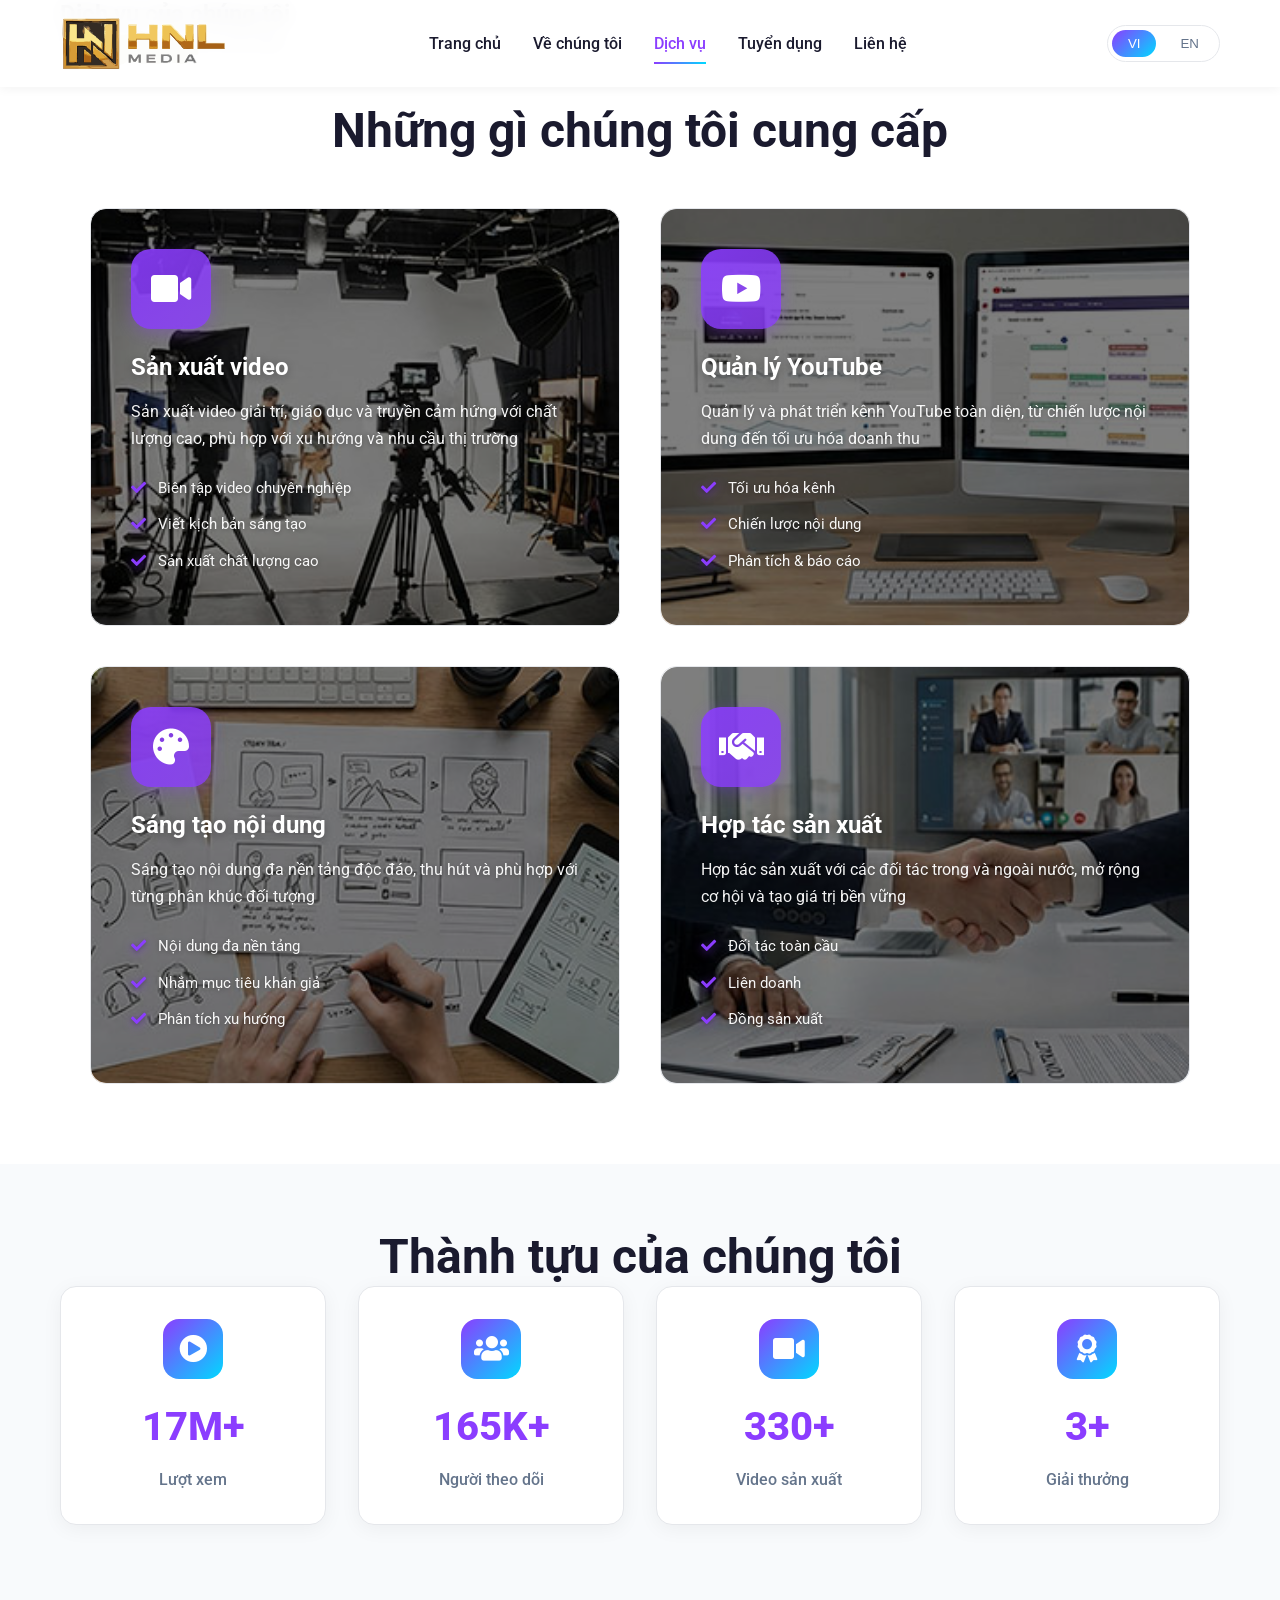
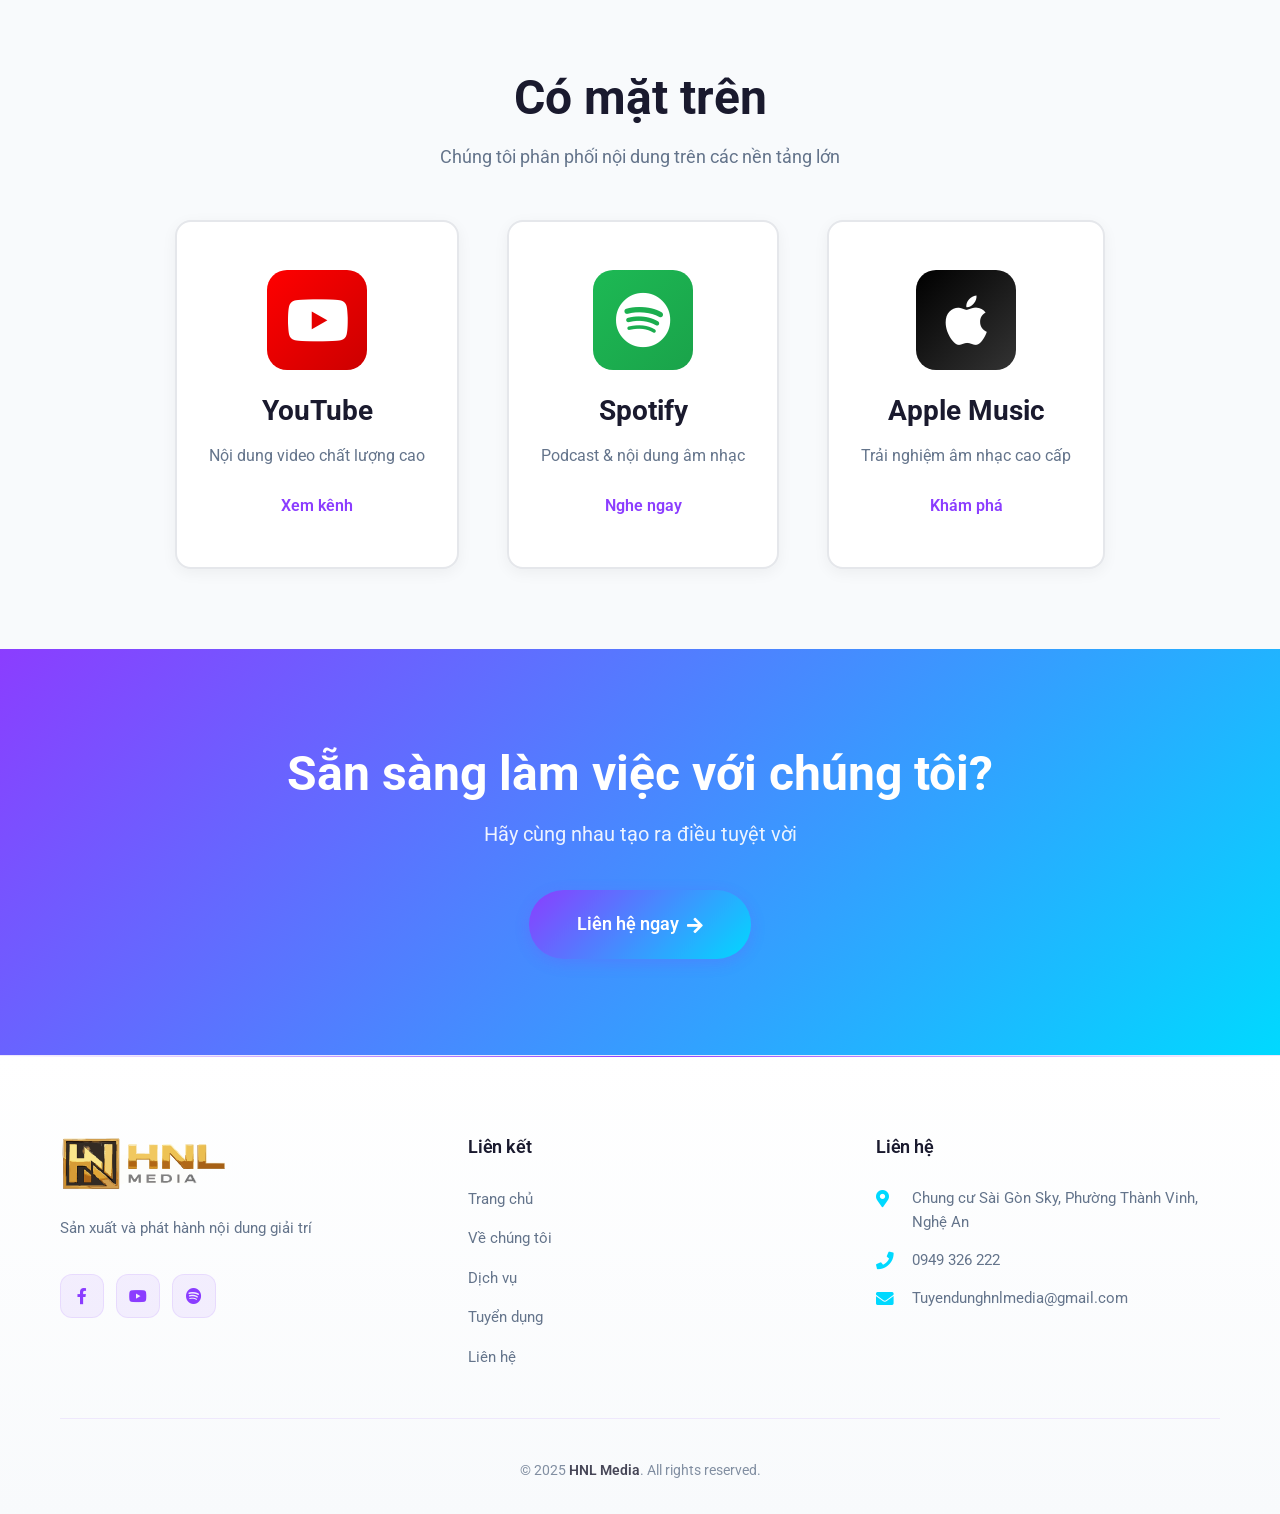
<file: services.html>
<!DOCTYPE html>
<html lang="vi">

<!-- Mirrored from pace-multimedia.com/services by HTTrack Website Copier/3.x [XR&CO'2014], Sat, 09 May 2026 08:28:42 GMT -->
<!-- Added by HTTrack --><meta http-equiv="content-type" content="text/html;charset=utf-8" /><!-- /Added by HTTrack -->
<head>
    <meta charset="UTF-8">
    <meta name="viewport" content="width=device-width, initial-scale=1.0">
    <title>HNL Media - Services</title>
    <link href="https://fonts.googleapis.com/css2?family=Roboto:wght@300;400;500;700;900&amp;display=swap" rel="stylesheet">
    <link rel="stylesheet" href="../cdn.jsdelivr.net/npm/%40fortawesome/fontawesome-free%406.4.0/css/all.min.css">
    <link rel="stylesheet" href="css/style.css">
    <!-- Tích hợp Font Awesome 5 qua CDN -->
<link rel="stylesheet" href="https://cdnjs.cloudflare.com/ajax/libs/font-awesome/5.15.4/css/all.min.css" />

</head>
<body>
    <nav id="navbar">
        <div class="container">
            <div class="nav-wrapper">
                <a href="index.html" class="logo"><img src="images/logo-new-transparent.svg" alt="HNL Media"></a>
                <div class="nav-menu">
                    <a href="index.html" class="nav-item"><span data-en="Home" data-vi="Trang chủ">Trang chủ</span></a>
                    <a href="about.html" class="nav-item"><span data-en="About us" data-vi="Về chúng tôi">Về chúng tôi</span></a>
                    <a href="services.html" class="nav-item active"><span data-en="Services" data-vi="Dịch vụ">Dịch vụ</span></a>
                    <a href="careers.html" class="nav-item"><span data-en="Careers" data-vi="Tuyển dụng">Tuyển dụng</span></a>
                    <a href="contact.html" class="nav-item"><span data-en="Contact" data-vi="Liên hệ">Liên hệ</span></a>
                </div>
                <div class="nav-actions">
                    <div class="lang-switcher">
                        <button class="lang-btn active" data-lang="vi">VI</button>
                        <button class="lang-btn" data-lang="en">EN</button>
                    </div>
                    <button class="mobile-toggle"><span></span><span></span><span></span></button>
                </div>
            </div>
        </div>
    </nav>
    
    <section class="page-header">
        <div class="container">
            <h1 data-en="Our Services" data-vi="Dịch vụ của chúng tôi">Dịch vụ của chúng tôi</h1>
            <p data-en="Comprehensive digital content solutions" data-vi="Giải pháp nội dung số toàn diện">Giải pháp nội dung số toàn diện</p>
        </div>
    </section>
    
    <!-- Main Services -->
    <section class="featured-section">
        <div class="container">
            <h2 class="section-title text-center" data-en="What We Offer" data-vi="Những gì chúng tôi cung cấp">Những gì chúng tôi cung cấp</h2>
            <div class="services-grid">
                <div class="service-card">
                    <div class="service-icon"><i class="fas fa-video"></i></div>
                    <h3 data-en="Video Production" data-vi="Sản xuất video">Sản xuất video</h3>
                    <p data-en="High-quality entertainment, educational, and inspirational video production that meets market trends and demands" data-vi="Sản xuất video giải trí, giáo dục và truyền cảm hứng với chất lượng cao, phù hợp với xu hướng và nhu cầu thị trường">Sản xuất video giải trí, giáo dục và truyền cảm hứng với chất lượng cao, phù hợp với xu hướng và nhu cầu thị trường</p>
                    <ul class="service-features">
                        <li><i class="fas fa-check"></i> <span data-en="Professional video editing" data-vi="Biên tập video chuyên nghiệp">Biên tập video chuyên nghiệp</span></li>
                        <li><i class="fas fa-check"></i> <span data-en="Creative scripting" data-vi="Viết kịch bản sáng tạo">Viết kịch bản sáng tạo</span></li>
                        <li><i class="fas fa-check"></i> <span data-en="High-quality production" data-vi="Sản xuất chất lượng cao">Sản xuất chất lượng cao</span></li>
                    </ul>
                </div>
                <div class="service-card">
                    <div class="service-icon"><i class="fab fa-youtube"></i></div>
                    <h3 data-en="YouTube Management" data-vi="Quản lý YouTube">Quản lý YouTube</h3>
                    <p data-en="Comprehensive YouTube channel management and development, from content strategy to revenue optimization" data-vi="Quản lý và phát triển kênh YouTube toàn diện, từ chiến lược nội dung đến tối ưu hóa doanh thu">Quản lý và phát triển kênh YouTube toàn diện, từ chiến lược nội dung đến tối ưu hóa doanh thu</p>
                    <ul class="service-features">
                        <li><i class="fas fa-check"></i> <span data-en="Channel optimization" data-vi="Tối ưu hóa kênh">Tối ưu hóa kênh</span></li>
                        <li><i class="fas fa-check"></i> <span data-en="Content strategy" data-vi="Chiến lược nội dung">Chiến lược nội dung</span></li>
                        <li><i class="fas fa-check"></i> <span data-en="Analytics & reporting" data-vi="Phân tích & báo cáo">Phân tích & báo cáo</span></li>
                    </ul>
                </div>
                <div class="service-card">
                    <div class="service-icon"><i class="fas fa-palette"></i></div>
                    <h3 data-en="Content Creation" data-vi="Sáng tạo nội dung">Sáng tạo nội dung</h3>
                    <p data-en="Unique, engaging multi-platform content tailored to each target audience" data-vi="Sáng tạo nội dung đa nền tảng độc đáo, thu hút và phù hợp với từng phân khúc đối tượng">Sáng tạo nội dung đa nền tảng độc đáo, thu hút và phù hợp với từng phân khúc đối tượng</p>
                    <ul class="service-features">
                        <li><i class="fas fa-check"></i> <span data-en="Multi-platform content" data-vi="Nội dung đa nền tảng">Nội dung đa nền tảng</span></li>
                        <li><i class="fas fa-check"></i> <span data-en="Audience targeting" data-vi="Nhắm mục tiêu khán giả">Nhắm mục tiêu khán giả</span></li>
                        <li><i class="fas fa-check"></i> <span data-en="Trend analysis" data-vi="Phân tích xu hướng">Phân tích xu hướng</span></li>
                    </ul>
                </div>
                <div class="service-card">
                    <div class="service-icon"><i class="fas fa-handshake"></i></div>
                    <h3 data-en="Production Partnership" data-vi="Hợp tác sản xuất">Hợp tác sản xuất</h3>
                    <p data-en="Production partnerships with domestic and international partners, expanding opportunities and creating sustainable value" data-vi="Hợp tác sản xuất với các đối tác trong và ngoài nước, mở rộng cơ hội và tạo giá trị bền vững">Hợp tác sản xuất với các đối tác trong và ngoài nước, mở rộng cơ hội và tạo giá trị bền vững</p>
                    <ul class="service-features">
                        <li><i class="fas fa-check"></i> <span data-en="Global partnerships" data-vi="Đối tác toàn cầu">Đối tác toàn cầu</span></li>
                        <li><i class="fas fa-check"></i> <span data-en="Joint ventures" data-vi="Liên doanh">Liên doanh</span></li>
                        <li><i class="fas fa-check"></i> <span data-en="Co-production" data-vi="Đồng sản xuất">Đồng sản xuất</span></li>
                    </ul>
                </div>
            </div>
        </div>
    </section>
    
    <!-- Achievements & Stats -->
    <section class="stats-section">
        <div class="container">
            <h2 class="section-title text-center" data-en="Our Achievements" data-vi="Thành tựu của chúng tôi">Thành tựu của chúng tôi</h2>
            <div class="stats-grid">
                <div class="stat-item">
                    <div class="stat-icon"><i class="fas fa-play-circle"></i></div>
                    <div class="stat-number" data-target="50000000">0</div>
                    <div class="stat-label" data-en="Total Views" data-vi="Lượt xem">Lượt xem</div>
                </div>
                <div class="stat-item">
                    <div class="stat-icon"><i class="fas fa-users"></i></div>
                    <div class="stat-number" data-target="500000">0</div>
                    <div class="stat-label" data-en="Followers" data-vi="Người theo dõi">Người theo dõi</div>
                </div>
                <div class="stat-item">
                    <div class="stat-icon"><i class="fas fa-video"></i></div>
                    <div class="stat-number" data-target="1000">0</div>
                    <div class="stat-label" data-en="Videos Produced" data-vi="Video sản xuất">Video sản xuất</div>
                </div>
                <div class="stat-item">
                    <div class="stat-icon"><i class="fas fa-award"></i></div>
                    <div class="stat-number" data-target="10">0</div>
                    <div class="stat-label" data-en="Awards" data-vi="Giải thưởng">Giải thưởng</div>
                </div>
            </div>
        </div>
    </section>
    
    <!-- Platforms -->
    <section class="platforms-section">
        <div class="container">
            <h2 class="section-title text-center" data-en="Available On" data-vi="Có mặt trên">Có mặt trên</h2>
            <p class="section-subtitle text-center" data-en="We distribute content across major platforms" data-vi="Chúng tôi phân phối nội dung trên các nền tảng lớn">Chúng tôi phân phối nội dung trên các nền tảng lớn</p>
            <div class="platforms-grid">
                <div class="platform-card">
                    <div class="platform-icon youtube">
                        <i class="fab fa-youtube"></i>
                    </div>
                    <h3>YouTube</h3>
                    <p data-en="High-quality video content" data-vi="Nội dung video chất lượng cao">Nội dung video chất lượng cao</p>
                    <a href="https://www.facebook.com/share/1E6RFnb6fr/" target="_blank" class="btn-link" data-en="View Channel" data-vi="Xem kênh">Xem kênh <i class="fas fa-arrow-right"></i></a>
                </div>
                <div class="platform-card">
                    <div class="platform-icon spotify">
                        <i class="fab fa-spotify"></i>
                    </div>
                    <h3>Spotify</h3>
                    <p data-en="Podcasts & music content" data-vi="Podcast & nội dung âm nhạc">Podcast & nội dung âm nhạc</p>
                    <a href="#" class="btn-link" data-en="Listen Now" data-vi="Nghe ngay">Nghe ngay <i class="fas fa-arrow-right"></i></a>
                </div>
                <div class="platform-card">
                    <div class="platform-icon apple">
                        <i class="fab fa-apple"></i>
                    </div>
                    <h3>Apple Music</h3>
                    <p data-en="Premium music experience" data-vi="Trải nghiệm âm nhạc cao cấp">Trải nghiệm âm nhạc cao cấp</p>
                    <a href="#" class="btn-link" data-en="Explore" data-vi="Khám phá">Khám phá <i class="fas fa-arrow-right"></i></a>
                </div>
            </div>
        </div>
    </section>
    
    <!-- CTA Section -->
    <section class="cta-section">
        <div class="container">
            <div class="cta-content">
                <h2 data-en="Ready to Work With Us?" data-vi="Sẵn sàng làm việc với chúng tôi?">Sẵn sàng làm việc với chúng tôi?</h2>
                <p data-en="Let's create something amazing together" data-vi="Hãy cùng nhau tạo ra điều tuyệt vời">Hãy cùng nhau tạo ra điều tuyệt vời</p>
                <a href="contact.html" class="btn btn-primary btn-lg">
                    <span data-en="Get in Touch" data-vi="Liên hệ ngay">Liên hệ ngay</span>
                    <i class="fas fa-arrow-right"></i>
                </a>
            </div>
        </div>
    </section>
    
    <footer class="footer">
        <div class="container">
            <div class="footer-content">
                <div class="footer-col">
                    <img src="images/logo-new-transparent.svg" alt="HNL Media" class="footer-logo">
                    <p data-en="We produce and exploit entertainment content" data-vi="Sản xuất và phát hành nội dung giải trí">Sản xuất và phát hành nội dung giải trí</p>
                    <div class="social-links">
                        <a href="https://www.facebook.com/share/1E6RFnb6fr/" target="_blank"><i class="fab fa-facebook-f"></i></a>
                        <a href="#"><i class="fab fa-youtube"></i></a>
                        <a href="#"><i class="fab fa-spotify"></i></a>
                    </div>
                </div>
                <div class="footer-col">
                    <h4 data-en="Quick Links" data-vi="Liên kết">Liên kết</h4>
                    <ul>
                        <li><a href="index.html" data-en="Home" data-vi="Trang chủ">Trang chủ</a></li>
                        <li><a href="about.html" data-en="About" data-vi="Về chúng tôi">Về chúng tôi</a></li>
                        <li><a href="services.html" data-en="Services" data-vi="Dịch vụ">Dịch vụ</a></li>
                        <li><a href="careers.html" data-en="Careers" data-vi="Tuyển dụng">Tuyển dụng</a></li>
                        <li><a href="contact.html" data-en="Contact" data-vi="Liên hệ">Liên hệ</a></li>
                    </ul>
                </div>
                <div class="footer-col">
                    <h4 data-en="Contact" data-vi="Liên hệ">Liên hệ</h4>
                    <ul class="contact-info">
                        <li><i class="fas fa-map-marker-alt"></i> Chung cư Sài Gòn Sky, Phường Thành Vinh, Nghệ An</li>
                        <li><i class="fas fa-phone"></i> <a href="tel:0949326222">0949 326 222</a></li>
                        <li><i class="fas fa-envelope"></i> <a href="mailto:Tuyendunghnlmedia@gmail.com">Tuyendunghnlmedia@gmail.com</a></li>
                    </ul>
                </div>
            </div>
            <div class="footer-bottom">
                <p>© 2025 <strong>HNL Media</strong>. All rights reserved.</p>
            </div>
        </div>
    </footer>
    
    <button id="backToTop" class="back-to-top"><i class="fas fa-arrow-up"></i></button>
    <script data-cfasync="false" src="cdn-cgi/scripts/5c5dd728/cloudflare-static/email-decode.min.js"></script><script src="js/main.js"></script>
<script defer src="https://static.cloudflareinsights.com/beacon.min.js/v8c78df7c7c0f484497ecbca7046644da1771523124516" integrity="sha512-8DS7rgIrAmghBFwoOTujcf6D9rXvH8xm8JQ1Ja01h9QX8EzXldiszufYa4IFfKdLUKTTrnSFXLDkUEOTrZQ8Qg==" data-cf-beacon='{"version":"2024.11.0","token":"25e477c7d8f340d580d28d991764402d","r":1,"server_timing":{"name":{"cfCacheStatus":true,"cfEdge":true,"cfExtPri":true,"cfL4":true,"cfOrigin":true,"cfSpeedBrain":true},"location_startswith":null}}' crossorigin="anonymous"></script>
</body>

<!-- Mirrored from pace-multimedia.com/services by HTTrack Website Copier/3.x [XR&CO'2014], Sat, 09 May 2026 08:28:43 GMT -->
</html>
</file>
<file: css/style.css>
/* Reset & Base Styles */
* {
    margin: 0;
    padding: 0;
    box-sizing: border-box;
}

:root {
    --primary: #8B3DFF;
    --secondary: #FF6B35;
    --accent: #00D9FF;
    --dark: #1a1a2e;
    --gray: #64748b;
    --light: #f8fafc;
    --white: #ffffff;
}

html {
    scroll-behavior: smooth;
}

body {
    font-family: 'Roboto', -apple-system, BlinkMacSystemFont, 'Segoe UI', sans-serif;
    line-height: 1.6;
    color: var(--dark);
    background: var(--white);
    overflow-y: scroll; /* Luôn hiển thị scrollbar để tránh layout shift */
}

.container {
    max-width: 1200px;
    margin: 0 auto;
    padding: 0 20px;
    width: 100%;
    box-sizing: border-box;
}

h1, h2, h3, h4, h5, h6 {
    font-family: 'Roboto', sans-serif;
    font-weight: 700;
    line-height: 1.2;
}

img {
    max-width: 100%;
    height: auto;
}

a {
    text-decoration: none;
    color: inherit;
}

/* Navigation */
#navbar {
    position: fixed !important;
    top: 0 !important;
    left: 0 !important;
    right: 0 !important;
    width: 100% !important;
    background: rgba(255, 255, 255, 0.95);
    backdrop-filter: blur(10px);
    box-shadow: 0 2px 10px rgba(0, 0, 0, 0.05);
    z-index: 1000 !important;
    transition: all 0.3s ease;
}

#navbar .container {
    position: relative;
    margin-left: auto;
    margin-right: auto;
}

.nav-wrapper {
    display: flex;
    align-items: center;
    justify-content: space-between;
    padding: 1rem 0;
    width: 100%;
    position: relative;
}

.logo {
    flex-shrink: 0;
    background: transparent !important;
    display: inline-block;
}

.logo img {
    height: 55px;
    width: auto;
    object-fit: contain;
    background: transparent !important;
    mix-blend-mode: normal;
    display: block;
    image-rendering: -webkit-optimize-contrast;
    image-rendering: crisp-edges;
    -webkit-backface-visibility: hidden;
    backface-visibility: hidden;
}

.nav-menu {
    display: flex;
    gap: 2rem;
    align-items: center;
    flex-shrink: 0;
    flex-wrap: nowrap;
}

.nav-item {
    position: relative;
    font-weight: 500;
    color: var(--dark);
    transition: color 0.3s ease;
    padding: 0.5rem 0;
}

.nav-item::after {
    content: '';
    position: absolute;
    bottom: 0;
    left: 0;
    width: 0;
    height: 2px;
    background: linear-gradient(90deg, var(--primary), var(--accent));
    transition: width 0.3s ease;
}

.nav-item:hover,
.nav-item.active {
    color: var(--primary);
}

.nav-item:hover::after,
.nav-item.active::after {
    width: 100%;
}

.nav-actions {
    display: flex;
    align-items: center;
    gap: 1rem;
    flex-shrink: 0;
}

.lang-switcher {
    display: flex;
    gap: 0.5rem;
    border: 1px solid #e5e7eb;
    border-radius: 50px;
    padding: 0.25rem;
}

.lang-btn {
    padding: 0.4rem 1rem;
    border: none;
    background: transparent;
    color: var(--gray);
    font-weight: 500;
    border-radius: 50px;
    cursor: pointer;
    transition: all 0.3s ease;
}

.lang-btn.active {
    background: linear-gradient(135deg, var(--primary), var(--accent));
    color: white;
}

.mobile-toggle {
    display: none;
    flex-direction: column;
    gap: 4px;
    background: none;
    border: none;
    cursor: pointer;
    padding: 5px;
}

.mobile-toggle span {
    width: 25px;
    height: 2px;
    background: var(--dark);
    transition: all 0.3s ease;
}

/* Hero Section */
.hero {
    position: relative;
    min-height: 100vh;
    display: flex;
    align-items: center;
    justify-content: center;
    padding-top: 80px;
    overflow: hidden;
}

/* Video Background */
.video-background {
    position: absolute;
    inset: 0;
    overflow: hidden;
    z-index: 0;
}

.video-background video {
    position: absolute;
    top: 50%;
    left: 50%;
    min-width: 100%;
    min-height: 100%;
    width: auto;
    height: auto;
    transform: translate(-50%, -50%);
    object-fit: cover;
}

.video-overlay {
    position: absolute;
    inset: 0;
    background: linear-gradient(135deg, rgba(26, 26, 46, 0.7) 0%, rgba(139, 61, 255, 0.5) 100%);
    z-index: 1;
}

.hero-bg {
    position: absolute;
    inset: 0;
    background: linear-gradient(135deg, #667eea 0%, #764ba2 100%);
    z-index: -1;
}

.hero-bg::before {
    content: '';
    position: absolute;
    inset: 0;
    background-image: 
        radial-gradient(circle at 20% 50%, rgba(255, 107, 53, 0.3) 0%, transparent 50%),
        radial-gradient(circle at 80% 80%, rgba(0, 217, 255, 0.3) 0%, transparent 50%);
}

.hero-content {
    position: relative;
    z-index: 2;
    text-align: center;
    color: white;
    max-width: 900px;
    margin: 0 auto;
    padding: 0 20px;
}

.hero-logo img {
    height: 150px;
    margin-bottom: 2rem;
    animation: fadeInDown 0.8s ease;
}

.hero-title {
    font-size: clamp(2.5rem, 6vw, 4.5rem);
    margin-bottom: 1rem;
    animation: fadeInUp 0.8s ease 0.2s backwards;
    font-weight: 700;
    line-height: 1.3;
    letter-spacing: -0.02em;
    font-family: 'Roboto', sans-serif;
}

.hero-subtitle {
    font-size: clamp(1.5rem, 3vw, 2rem);
    margin-bottom: 1.5rem;
    font-weight: 500;
    animation: fadeInUp 0.8s ease 0.3s backwards;
    letter-spacing: -0.01em;
}

.text-gradient {
    background: linear-gradient(135deg, var(--accent), var(--secondary));
    -webkit-background-clip: text;
    -webkit-text-fill-color: transparent;
    background-clip: text;
}

.hero-desc {
    font-size: 1.125rem;
    line-height: 1.8;
    margin-bottom: 2.5rem;
    opacity: 0.9;
    animation: fadeInUp 0.8s ease 0.4s backwards;
    max-width: 700px;
    margin-left: auto;
    margin-right: auto;
}

.hero-buttons {
    display: flex;
    gap: 1rem;
    justify-content: center;
    flex-wrap: wrap;
    animation: fadeInUp 0.8s ease 0.6s backwards;
}

.btn {
    display: inline-flex;
    align-items: center;
    gap: 0.5rem;
    padding: 1rem 2.5rem;
    font-weight: 600;
    border-radius: 50px;
    transition: all 0.4s cubic-bezier(0.4, 0, 0.2, 1);
    border: none;
    font-size: 1rem;
    cursor: pointer;
    position: relative;
    overflow: hidden;
}

.btn-primary {
    background: linear-gradient(135deg, var(--primary), var(--accent));
    color: white;
    box-shadow: 0 4px 15px rgba(139, 61, 255, 0.2);
}

.btn-primary::before {
    content: '';
    position: absolute;
    inset: 0;
    background: linear-gradient(135deg, var(--accent), var(--primary));
    opacity: 0;
    transition: opacity 0.4s ease;
}

.btn-primary:hover {
    transform: translateY(-3px);
    box-shadow: 0 12px 30px rgba(139, 61, 255, 0.4);
}

.btn-primary:hover::before {
    opacity: 1;
}

.btn-primary span,
.btn-primary i {
    position: relative;
    z-index: 1;
}

.btn-secondary {
    background: rgba(255, 255, 255, 0.95);
    color: var(--primary);
    box-shadow: 0 4px 15px rgba(0, 0, 0, 0.1);
    backdrop-filter: blur(10px);
}

.btn-secondary:hover {
    background: rgba(255, 255, 255, 1);
    transform: translateY(-3px);
    box-shadow: 0 12px 30px rgba(0, 0, 0, 0.15);
}

.scroll-indicator {
    margin-top: 3rem;
    animation: bounce 2s infinite;
}

.scroll-indicator i {
    font-size: 2rem;
    opacity: 0.7;
}

/* Stats Section */
.stats-section {
    padding: 4rem 0;
    background: var(--light);
}

.stats-grid {
    display: grid;
    grid-template-columns: repeat(auto-fit, minmax(250px, 1fr));
    gap: 2rem;
}

.stat-item {
    text-align: center;
    padding: 2rem;
    background: white;
    border-radius: 16px;
    box-shadow: 0 4px 20px rgba(0, 0, 0, 0.05);
    transition: all 0.3s ease;
    border: 1px solid #e5e7eb;
}

.stat-item:hover {
    transform: translateY(-5px);
    box-shadow: 0 10px 30px rgba(139, 61, 255, 0.15);
    border-color: var(--primary);
}

.stat-icon {
    width: 60px;
    height: 60px;
    margin: 0 auto 1rem;
    display: flex;
    align-items: center;
    justify-content: center;
    background: linear-gradient(135deg, var(--primary), var(--accent));
    border-radius: 16px;
    color: white;
    font-size: 1.75rem;
}

.stat-number {
    font-size: 2.5rem;
    font-weight: 800;
    color: var(--primary);
    margin-bottom: 0.5rem;
}

.stat-label {
    color: var(--gray);
    font-weight: 500;
}

/* Featured Section */
.featured-section {
    padding: 5rem 0;
}

.featured-section .section-title.text-center {
    margin-top: -2rem;
    margin-bottom: 3rem;
}

.section-header {
    display: flex;
    justify-content: space-between;
    align-items: center;
    margin-bottom: 3rem;
}

/* Inline section header - 3 text elements on same line */
.section-header-inline {
    display: flex;
    justify-content: space-between;
    align-items: center;
    gap: 2rem;
    margin-bottom: 3rem;
    flex-wrap: wrap;
}

/* When right is empty, add invisible spacer to center the title */
.section-header-right:empty::after {
    content: '';
    display: block;
    flex: 1 1 auto;
}

.section-header-left,
.section-header-center,
.section-header-right {
    font-family: 'Roboto', sans-serif;
    font-size: 1rem;
    font-weight: 500;
    color: var(--gray);
    margin: 0;
    line-height: 1.6;
}

.section-header-center {
    font-weight: 700;
    color: var(--dark);
    flex: 0 0 auto;
    text-align: center;
}

/* Gradient pill-shaped title */
.section-title-gradient {
    background: linear-gradient(135deg, var(--primary), var(--accent));
    color: white !important;
    padding: 0.75rem 2rem;
    border-radius: 50px;
    display: inline-block;
    font-weight: 700;
    text-transform: uppercase;
    letter-spacing: 0.05em;
    box-shadow: 0 4px 15px rgba(139, 61, 255, 0.2);
    white-space: nowrap;
}

.section-header-two-col .section-title-gradient {
    position: relative;
    z-index: 2;
}

.section-header-left {
    flex: 1 1 auto;
    text-align: left;
    text-transform: uppercase;
    letter-spacing: 0.1em;
}

.section-header-right {
    flex: 1 1 auto;
    text-align: right;
}

.section-header-right:empty {
    display: none;
}

/* Two column layout - center the title */
.section-header-two-col {
    position: relative;
}

.section-header-two-col::after {
    content: '';
    flex: 1 1 auto;
}

.section-header-two-col .section-header-center {
    position: absolute;
    left: 50%;
    transform: translateX(-50%);
    width: auto;
}

.section-header-two-col .section-header-left {
    position: relative;
    z-index: 1;
}

/* Centered header layout - only gradient title */
.section-header-centered {
    display: flex;
    justify-content: center;
    align-items: center;
    margin-bottom: 3rem;
    text-align: center;
}

h2.section-title,
h3.section-title,
h4.section-title,
h5.section-title,
h6.section-title,
.section-title {
    font-size: clamp(2rem, 4vw, 3rem);
    font-family: 'Roboto', -apple-system, BlinkMacSystemFont, 'Segoe UI', sans-serif !important;
}

.btn-link {
    color: var(--primary);
    font-weight: 600;
    display: inline-flex;
    align-items: center;
    gap: 0.5rem;
    transition: gap 0.3s ease;
}

.btn-link:hover {
    gap: 1rem;
}

.services-grid {
    display: grid;
    grid-template-columns: repeat(2, 1fr);
    gap: 2.5rem;
    max-width: 1100px;
    margin: 0 auto;
}

@media (max-width: 768px) {
    .services-grid {
        grid-template-columns: 1fr;
        gap: 1.5rem;
    }
}

.service-card {
    padding: 2.5rem;
    background: white;
    border-radius: 16px;
    border: 1px solid #e5e7eb;
    transition: all 0.3s ease;
    position: relative;
    overflow: hidden;
    background-size: cover;
    background-position: center;
    background-repeat: no-repeat;
}

/* Background images for each service card */
.service-card:nth-child(1) {
    background-image: url('../images/san_xuat_video.jpg');
}

.service-card:nth-child(2) {
    background-image: url('../images/quan_ly_youtube.jpg');
}

.service-card:nth-child(3) {
    background-image: url('../images/sang_tao_noi_dung.jpg');
}

.service-card:nth-child(4) {
    background-image: url('../images/hop_tac_san_xuat.jpg');
}

/* Dark overlay for better text readability */
.service-card::after {
    content: '';
    position: absolute;
    top: 0;
    left: 0;
    right: 0;
    bottom: 0;
    background-color: rgba(0, 0, 0, 0.5);
    border-radius: 16px;
    z-index: 0;
    transition: background-color 0.3s ease;
}

.service-card:hover::after {
    background-color: rgba(0, 0, 0, 0.6);
}

.service-card::before {
    content: '';
    position: absolute;
    top: 0;
    left: 0;
    right: 0;
    height: 4px;
    background: linear-gradient(135deg, var(--primary), var(--accent));
    transform: scaleX(0);
    transition: transform 0.3s ease;
    z-index: 2;
}

.service-card:hover {
    transform: translateY(-8px);
    box-shadow: 0 12px 40px rgba(139, 61, 255, 0.15);
    border-color: var(--primary);
}

.service-card:hover::before {
    transform: scaleX(1);
}

.service-icon {
    width: 80px;
    height: 80px;
    display: flex;
    align-items: center;
    justify-content: center;
    background: linear-gradient(135deg, rgba(139, 61, 255, 0.9), rgba(139, 61, 255, 0.8));
    border-radius: 20px;
    color: white;
    font-size: 2.25rem;
    margin-bottom: 1.5rem;
    transition: all 0.3s ease;
    position: relative;
    z-index: 1;
    box-shadow: 0 4px 15px rgba(139, 61, 255, 0.3);
}

.service-icon::after {
    content: '';
    position: absolute;
    inset: 0;
    border-radius: 20px;
    background: linear-gradient(135deg, var(--primary), var(--accent));
    opacity: 0;
    transition: opacity 0.3s ease;
    z-index: -1;
}

.service-card:hover .service-icon {
    color: white;
    transform: scale(1.05);
    box-shadow: 0 6px 20px rgba(139, 61, 255, 0.5);
}

.service-card:hover .service-icon::after {
    opacity: 1;
}

.service-card h3 {
    font-size: 1.5rem;
    margin-bottom: 1rem;
    color: white;
    position: relative;
    z-index: 1;
    text-shadow: 0 2px 8px rgba(0, 0, 0, 0.3);
}

.service-card p {
    color: rgba(255, 255, 255, 0.95);
    line-height: 1.7;
    position: relative;
    z-index: 1;
    text-shadow: 0 1px 4px rgba(0, 0, 0, 0.3);
}

/* Platforms Section */
.platforms-section {
    padding: 5rem 0;
    background: var(--light);
    text-align: center;
}

.platforms-grid {
    display: flex;
    justify-content: center;
    gap: 3rem;
    flex-wrap: wrap;
    margin-top: 3rem;
}

.platform-item {
    display: flex;
    flex-direction: column;
    align-items: center;
    gap: 1rem;
    transition: transform 0.3s ease;
}

.platform-item:hover {
    transform: scale(1.1);
}

.platform-item i {
    font-size: 4rem;
    color: var(--primary);
}

.platform-item span {
    font-weight: 600;
    color: var(--dark);
}

/* About Hero */
.about-hero {
    padding: 9rem 0 6rem;
    background: linear-gradient(135deg, #667eea 0%, #764ba2 100%);
    color: white;
    text-align: center;
}

.about-hero-content {
    max-width: 800px;
    margin: 0 auto;
}

.eyebrow {
    text-transform: uppercase;
    letter-spacing: 0.15em;
    font-size: 0.9rem;
    font-weight: 600;
    color: var(--gray);
    margin-bottom: 1rem;
    display: inline-block;
}

.about-hero .eyebrow {
    color: rgba(255, 255, 255, 0.8);
}

.about-hero h1 {
    font-size: clamp(2.5rem, 5vw, 4rem);
    margin-bottom: 1.5rem;
}

.lead {
    font-size: 1.2rem;
    line-height: 1.9;
    color: rgba(255, 255, 255, 0.9);
    margin-bottom: 2.5rem;
}

.hero-metrics {
    display: grid;
    grid-template-columns: repeat(auto-fit, minmax(160px, 1fr));
    gap: 1rem;
}

.metric-card {
    padding: 1.5rem;
    border-radius: 20px;
    background: rgba(255, 255, 255, 0.1);
    border: 1px solid rgba(255, 255, 255, 0.2);
    backdrop-filter: blur(6px);
}

.metric-label {
    font-size: 0.85rem;
    letter-spacing: 0.05em;
    display: block;
    margin-bottom: 0.5rem;
    text-transform: uppercase;
    color: rgba(255, 255, 255, 0.7);
}

.metric-value {
    font-size: 2.5rem;
    font-weight: 700;
    display: block;
}

/* About Overview */
.about-overview {
    padding: 6rem 0;
}

.about-grid {
    display: grid;
    grid-template-columns: repeat(2, minmax(0, 1fr));
    gap: 3rem;
    align-items: start;
}

.about-text h2 {
    font-size: 2.75rem;
    margin-bottom: 1.5rem;
}

.about-text p {
    margin-bottom: 1rem;
    color: var(--gray);
    line-height: 1.8;
}

.about-text .highlight {
    color: var(--primary);
    font-weight: 600;
}

.about-list {
    list-style: none;
    margin-top: 2rem;
    display: flex;
    flex-direction: column;
    gap: 0.75rem;
}

.about-list li {
    display: flex;
    align-items: center;
    gap: 0.75rem;
    color: var(--dark);
    font-weight: 600;
}

.about-list li::before {
    content: '';
    width: 10px;
    height: 10px;
    border-radius: 50%;
    background: linear-gradient(135deg, var(--primary), var(--accent));
}

.about-info {
    display: flex;
    flex-direction: column;
    gap: 2rem;
}

/* Stats */
.info-stats {
    display: grid;
    grid-template-columns: repeat(auto-fit, minmax(180px, 1fr));
    gap: 1.5rem;
}

.info-stat {
    padding: 1.5rem;
    background: linear-gradient(135deg, rgba(139, 61, 255, 0.08), rgba(0, 217, 255, 0.08));
    border-radius: 15px;
    text-align: center;
}

.info-stat h3 {
    font-size: 2.5rem;
    color: var(--primary);
    margin-bottom: 0.5rem;
}

/* Info Card shared */
.info-card {
    background: white;
    padding: 2rem;
    border-radius: 16px;
    box-shadow: 0 4px 20px rgba(0, 0, 0, 0.05);
    border: 1px solid #e5e7eb;
}

.info-card h3 {
    margin-bottom: 1.5rem;
    font-size: 1.5rem;
}

.social-section {
    margin-top: 2rem;
    padding-top: 2rem;
    border-top: 1px solid #e5e7eb;
}

.social-section h3 {
    margin-bottom: 1rem;
    font-size: 1.25rem;
    color: var(--dark);
}

.info-list {
    list-style: none;
}

.info-list li {
    display: flex;
    gap: 1rem;
    margin-bottom: 1.5rem;
    padding-bottom: 1.5rem;
    border-bottom: 1px solid #e5e7eb;
}

.info-list li:last-child {
    border-bottom: none;
    margin-bottom: 0;
    padding-bottom: 0;
}

.info-list i {
    color: var(--primary);
    font-size: 1.25rem;
    margin-top: 0.25rem;
}

.info-list strong {
    display: block;
    margin-bottom: 0.25rem;
    color: var(--dark);
}

.info-list span {
    display: block;
    color: var(--gray);
    font-size: 0.95rem;
}

/* Values Grid */
/* Values Grid */
.about-values {
    padding: 6rem 0;
    background: var(--light);
}

.values-grid {
    display: grid;
    grid-template-columns: repeat(5, minmax(180px, 1fr));
    gap: 1.5rem;
    margin-top: 3rem;
}

.culture-values {
    grid-template-columns: repeat(auto-fit, minmax(220px, 1fr));
}

.value-card {
    text-align: center;
    padding: 2rem;
    background: white;
    border-radius: 20px;
    border: 2px solid #e5e7eb;
    transition: all 0.3s ease;
}

.value-card:hover {
    transform: translateY(-5px);
    border-color: var(--primary);
    box-shadow: 0 10px 30px rgba(139, 61, 255, 0.1);
}

.value-icon {
    width: 80px;
    height: 80px;
    margin: 0 auto 1.5rem;
    display: flex;
    align-items: center;
    justify-content: center;
    border-radius: 20px;
    font-size: 2rem;
    color: white;
}

.value-icon.blue { background: linear-gradient(135deg, #4F46E5, #7C3AED); }
.value-icon.green { background: linear-gradient(135deg, #10B981, #059669); }
.value-icon.purple { background: linear-gradient(135deg, #8B5CF6, #7C3AED); }
.value-icon.orange { background: linear-gradient(135deg, #F59E0B, #EF4444); }
.value-icon.red { background: linear-gradient(135deg, #EF4444, #DC2626); }

.value-card h3 {
    font-size: 1.5rem;
    margin-bottom: 1rem;
}

.value-card p {
    color: var(--gray);
}

/* Culture */
.about-culture {
    padding: 6rem 0;
}

/* Vision Grid */
.about-vision {
    padding: 6rem 0;
    background: var(--light);
}

/* Vision Mission Cards Layout */
.vision-mission-cards {
    display: grid;
    grid-template-columns: repeat(3, 1fr);
    gap: 2.5rem;
    margin-top: 4rem;
    width: 100%;
    max-width: 100%;
    align-items: stretch;
}

.vm-card {
    background: white;
    border-radius: 24px;
    padding: 3.5rem;
    box-shadow: 0 8px 30px rgba(0, 0, 0, 0.08);
    transition: all 0.5s cubic-bezier(0.4, 0, 0.2, 1);
    border: 1px solid rgba(0, 0, 0, 0.05);
    position: relative;
    overflow: hidden;
    display: flex;
    flex-direction: column;
    text-align: center;
}

/* Animated gradient border on top */
.vm-card::before {
    content: '';
    position: absolute;
    top: 0;
    left: 0;
    right: 0;
    height: 5px;
    background: linear-gradient(90deg, var(--primary), var(--accent));
    transform: scaleX(0);
    transform-origin: left;
    transition: transform 0.5s cubic-bezier(0.4, 0, 0.2, 1);
}

/* Glow effect background */
.vm-card::after {
    content: '';
    position: absolute;
    inset: -2px;
    border-radius: 24px;
    padding: 2px;
    background: linear-gradient(135deg, transparent, transparent);
    -webkit-mask: linear-gradient(#fff 0 0) content-box, linear-gradient(#fff 0 0);
    -webkit-mask-composite: xor;
    mask-composite: exclude;
    opacity: 0;
    transition: opacity 0.5s ease;
    z-index: -1;
}

.vm-card:hover {
    transform: translateY(-12px) scale(1.02);
    box-shadow: 0 20px 60px rgba(139, 61, 255, 0.2);
}

.vm-card:hover::before {
    transform: scaleX(1);
}

.vm-card:hover::after {
    opacity: 1;
    background: linear-gradient(135deg, rgba(139, 61, 255, 0.3), rgba(74, 144, 226, 0.3));
}

/* Icon container with enhanced effects */
.vm-card-icon {
    width: 90px;
    height: 90px;
    border-radius: 24px;
    display: flex;
    align-items: center;
    justify-content: center;
    margin: 0 auto 2.5rem;
    font-size: 2.75rem;
    color: white;
    position: relative;
    overflow: hidden;
    transition: all 0.5s cubic-bezier(0.4, 0, 0.2, 1);
}

/* Shine effect on icon */
.vm-card-icon::before {
    content: '';
    position: absolute;
    top: -50%;
    left: -50%;
    width: 200%;
    height: 200%;
    background: linear-gradient(45deg, transparent, rgba(255, 255, 255, 0.3), transparent);
    transform: rotate(45deg);
    transition: all 0.6s ease;
    opacity: 0;
}

.vm-card:hover .vm-card-icon::before {
    animation: shine 0.6s ease;
}

@keyframes shine {
    0% {
        opacity: 0;
        transform: translateX(-100%) translateY(-100%) rotate(45deg);
    }
    50% {
        opacity: 1;
    }
    100% {
        opacity: 0;
        transform: translateX(100%) translateY(100%) rotate(45deg);
    }
}

/* Icon pulse effect */
.vm-card-icon::after {
    content: '';
    position: absolute;
    inset: -4px;
    border-radius: 24px;
    opacity: 0;
    transition: all 0.5s ease;
}

.vm-card:hover .vm-card-icon {
    transform: scale(1.1) rotate(5deg);
}

.vm-card:hover .vm-card-icon::after {
    opacity: 0.4;
    animation: pulse 2s infinite;
}

@keyframes pulse {
    0%, 100% {
        transform: scale(1);
        opacity: 0.4;
    }
    50% {
        transform: scale(1.2);
        opacity: 0;
    }
}

/* Vision icon styling */
.vm-card-vision .vm-card-icon {
    background: linear-gradient(135deg, #8B3DFF, #6B2DD9);
    box-shadow: 0 10px 30px rgba(139, 61, 255, 0.4);
}

.vm-card:hover.vm-card-vision .vm-card-icon {
    box-shadow: 0 15px 40px rgba(139, 61, 255, 0.6);
    background: linear-gradient(135deg, #9B4DFF, #7B3DE9);
}

.vm-card-vision .vm-card-icon::after {
    background: radial-gradient(circle, rgba(139, 61, 255, 0.4), transparent);
}

/* Mission icon styling */
.vm-card-mission .vm-card-icon {
    background: linear-gradient(135deg, #4A90E2, #357ABD);
    box-shadow: 0 10px 30px rgba(74, 144, 226, 0.4);
}

.vm-card:hover.vm-card-mission .vm-card-icon {
    box-shadow: 0 15px 40px rgba(74, 144, 226, 0.6);
    background: linear-gradient(135deg, #5AA0F2, #458ACD);
}

.vm-card-mission .vm-card-icon::after {
    background: radial-gradient(circle, rgba(74, 144, 226, 0.4), transparent);
}

/* Values icon styling */
.vm-card-values .vm-card-icon {
    background: linear-gradient(135deg, #FF6B6B, #EE5A6F);
    box-shadow: 0 10px 30px rgba(255, 107, 107, 0.4);
}

.vm-card:hover.vm-card-values .vm-card-icon {
    box-shadow: 0 15px 40px rgba(255, 107, 107, 0.6);
    background: linear-gradient(135deg, #FF7B7B, #FE6A7F);
}

.vm-card-values .vm-card-icon::after {
    background: radial-gradient(circle, rgba(255, 107, 107, 0.4), transparent);
}

/* Content styling */
.vm-card-content {
    position: relative;
    z-index: 1;
    flex: 1;
    display: flex;
    flex-direction: column;
    min-height: 200px;
}

.vm-card-title {
    font-size: 1.875rem;
    font-weight: 700;
    color: var(--dark);
    margin: 0 0 1.75rem 0;
    letter-spacing: -0.02em;
    transition: all 0.3s ease;
}

.vm-card:hover .vm-card-title {
    transform: translateY(-2px);
}

.vm-card-vision .vm-card-title {
    color: #8B3DFF;
}

.vm-card-mission .vm-card-title {
    color: #4A90E2;
}

.vm-card-values .vm-card-title {
    color: #FF6B6B;
}

.vm-card-text {
    color: var(--gray);
    line-height: 1.85;
    font-size: 1.05rem;
    margin: 0 0 1.5rem 0;
    transition: color 0.3s ease;
    text-align: justify;
}

.vm-card:hover .vm-card-text {
    color: #4a5568;
}

.vm-card-text:last-child {
    margin-bottom: 0;
}

/* Responsive for Vision Mission Cards */
@media (max-width: 1200px) {
    .vision-mission-cards {
        grid-template-columns: repeat(2, 1fr);
        gap: 2rem;
    }
    
    .vm-card {
        padding: 3rem;
    }
}

@media (max-width: 968px) {
    .vision-mission-cards {
        grid-template-columns: 1fr;
        gap: 2rem;
        max-width: 600px;
        margin-left: auto;
        margin-right: auto;
    }
    
    .vm-card {
        padding: 3rem;
    }
    
    .vm-card-icon {
        width: 80px;
        height: 80px;
        font-size: 2.5rem;
        margin-bottom: 2rem;
    }
    
    .vm-card-title {
        font-size: 1.75rem;
    }
}

@media (max-width: 640px) {
    .vision-mission-cards {
        gap: 1.5rem;
        padding: 0 1rem;
    }
    
    .vm-card {
        padding: 2.5rem 2rem;
        border-radius: 20px;
    }
    
    .vm-card-icon {
        width: 70px;
        height: 70px;
        font-size: 2rem;
        margin-bottom: 1.75rem;
    }
    
    .vm-card-title {
        font-size: 1.5rem;
        margin-bottom: 1.5rem;
    }
    
    .vm-card-text {
        font-size: 1rem;
        line-height: 1.75;
        margin-bottom: 1.25rem;
    }
}

/* Legacy support for old vision-grid */
.vision-grid {
    display: grid;
    grid-template-columns: 1fr 1fr;
    gap: 3rem;
    margin-top: 3rem;
}

.vision-card {
    padding: 3rem;
    background: white;
    border-radius: 16px;
    box-shadow: 0 4px 20px rgba(0, 0, 0, 0.05);
    text-align: center;
    transition: all 0.3s ease;
    border: 1px solid #e5e7eb;
}

.vision-card:hover {
    transform: translateY(-5px);
    box-shadow: 0 10px 30px rgba(139, 61, 255, 0.15);
}

.vision-icon {
    width: 80px;
    height: 80px;
    margin: 0 auto 1.5rem;
    display: flex;
    align-items: center;
    justify-content: center;
    background: linear-gradient(135deg, var(--primary), var(--accent));
    border-radius: 15px;
    font-size: 2.5rem;
    color: white;
}

/* Team */
.about-team {
    padding: 6rem 0;
}

.team-grid {
    display: grid;
    grid-template-columns: repeat(auto-fit, minmax(300px, 1fr));
    gap: 2rem;
    margin-top: 3rem;
}

.team-card {
    padding: 2rem;
    background: white;
    border-radius: 20px;
    box-shadow: 0 4px 20px rgba(0, 0, 0, 0.05);
    text-align: center;
}

.team-icon {
    width: 100px;
    height: 100px;
    margin: 0 auto 1.5rem;
    display: flex;
    align-items: center;
    justify-content: center;
    border-radius: 15px;
    font-size: 3rem;
    color: white;
}

/* Different gradient colors for each team icon */
.team-card:nth-child(1) .team-icon {
    background: linear-gradient(135deg, #10B981, #059669);
}

.team-card:nth-child(2) .team-icon {
    background: linear-gradient(135deg, #F59E0B, #EF4444);
}

.team-card:nth-child(3) .team-icon {
    background: linear-gradient(135deg, #8B5CF6, #7C3AED);
}

.join-cta {
    margin-top: 4rem;
    text-align: center;
    padding: 3rem;
    background: linear-gradient(135deg, var(--primary)/10, var(--accent)/10);
    border-radius: 20px;
}

.join-cta h2 {
    margin-bottom: 1rem;
}

.join-cta p {
    margin-bottom: 2rem;
    color: var(--gray);
}

/* Utilities */
.text-center {
    text-align: center;
}

.mt-5 {
    margin-top: 3rem;
}

/* Footer */
.footer {
    background: linear-gradient(180deg, #ffffff 0%, #f8fafc 100%);
    color: var(--dark);
    padding: 5rem 0 2rem;
    border-top: 1px solid rgba(139, 61, 255, 0.1);
    position: relative;
}

.footer::before {
    content: '';
    position: absolute;
    top: 0;
    left: 0;
    right: 0;
    height: 1px;
    background: linear-gradient(90deg, transparent, var(--primary), transparent);
}

.footer-content {
    display: grid;
    grid-template-columns: repeat(auto-fit, minmax(280px, 1fr));
    gap: 4rem;
    margin-bottom: 3rem;
}

.footer-logo {
    height: 55px;
    margin-bottom: 1.5rem;
    object-fit: contain;
    background: transparent !important;
    mix-blend-mode: normal;
    display: block;
    opacity: 1;
    transition: opacity 0.3s ease;
    image-rendering: -webkit-optimize-contrast;
    image-rendering: crisp-edges;
    -webkit-backface-visibility: hidden;
    backface-visibility: hidden;
}

.footer-logo:hover {
    opacity: 0.9;
}

.footer-col:first-child {
    max-width: 350px;
}

.footer-col p {
    color: var(--gray);
    margin-bottom: 2rem;
    line-height: 1.8;
    font-size: 0.95rem;
}

.social-links {
    display: flex;
    gap: 0.75rem;
    margin-top: 1rem;
}

.social-links a {
    width: 44px;
    height: 44px;
    display: flex;
    align-items: center;
    justify-content: center;
    background: rgba(139, 61, 255, 0.08);
    color: var(--primary);
    border-radius: 12px;
    transition: all 0.3s cubic-bezier(0.4, 0, 0.2, 1);
    border: 1px solid rgba(139, 61, 255, 0.1);
}

.social-links a:hover {
    background: linear-gradient(135deg, var(--primary), var(--accent));
    color: white;
    transform: translateY(-4px);
    box-shadow: 0 8px 20px rgba(139, 61, 255, 0.3);
    border-color: transparent;
}

.footer-col h4 {
    margin-bottom: 1.75rem;
    font-size: 1.125rem;
    font-weight: 600;
    color: var(--dark);
    letter-spacing: -0.01em;
}

.footer-col ul {
    list-style: none;
    padding: 0;
}

.footer-col ul li {
    margin-bottom: 0.875rem;
}

.footer-col ul li:last-child {
    margin-bottom: 0;
}

.footer-col ul li a {
    color: var(--gray);
    transition: all 0.3s ease;
    display: inline-block;
    font-size: 0.95rem;
    position: relative;
    padding-left: 0;
}

.footer-col ul li a::before {
    content: '';
    position: absolute;
    left: -12px;
    top: 50%;
    transform: translateY(-50%);
    width: 0;
    height: 2px;
    background: linear-gradient(90deg, var(--primary), var(--accent));
    transition: width 0.3s ease;
    border-radius: 2px;
}

.footer-col ul li a:hover {
    color: var(--primary);
    padding-left: 12px;
}

.footer-col ul li a:hover::before {
    width: 6px;
}

.contact-info {
    list-style: none;
    padding: 0;
}

.contact-info li {
    display: flex;
    align-items: flex-start;
    gap: 1rem;
    color: var(--gray);
    margin-bottom: 1.25rem;
    font-size: 0.95rem;
    line-height: 1.6;
}

.contact-info li:last-child {
    margin-bottom: 0;
}

.contact-info i {
    color: var(--accent);
    margin-top: 0.25rem;
    font-size: 1.1rem;
    min-width: 20px;
    flex-shrink: 0;
}

.contact-info li a {
    color: var(--gray);
    transition: color 0.3s ease;
}

.contact-info li a:hover {
    color: var(--primary);
}

.footer-bottom {
    text-align: center;
    padding-top: 2.5rem;
    border-top: 1px solid rgba(139, 61, 255, 0.1);
    color: var(--gray);
    font-size: 0.9rem;
}

.footer-bottom p {
    margin: 0;
    opacity: 0.8;
}

.footer-bottom strong {
    color: var(--dark);
    font-weight: 600;
}

/* Contact Form */
.contact-form-wrapper {
    background: white;
    padding: 2.5rem;
    border-radius: 16px;
    box-shadow: 0 4px 20px rgba(0, 0, 0, 0.08);
}

.contact-form-wrapper h2 {
    font-size: 2rem;
    margin-bottom: 1rem;
    color: var(--dark);
}

.form-description {
    color: var(--gray);
    line-height: 1.8;
    margin-bottom: 2rem;
    font-size: 1rem;
}

.contact-form {
    display: flex;
    flex-direction: column;
    gap: 1.5rem;
}

.form-group {
    position: relative;
    display: flex;
    flex-direction: column;
}

.form-group input,
.form-group textarea {
    width: 100%;
    padding: 1rem 1.25rem;
    border: 2px solid #e5e7eb;
    border-radius: 12px;
    font-size: 1rem;
    font-family: 'Roboto', sans-serif;
    transition: all 0.3s ease;
    background: #f8fafc;
    color: var(--dark);
}

.form-group input:focus,
.form-group textarea:focus {
    outline: none;
    border-color: var(--primary);
    background: white;
    box-shadow: 0 0 0 4px rgba(139, 61, 255, 0.1);
}

.form-group label {
    position: absolute;
    left: 1.25rem;
    top: 1rem;
    color: var(--gray);
    font-size: 1rem;
    pointer-events: none;
    transition: all 0.3s ease;
    background: transparent;
    padding: 0 0.25rem;
}

.form-group input:focus + label,
.form-group input:not(:placeholder-shown) + label,
.form-group textarea:focus + label,
.form-group textarea:not(:placeholder-shown) + label {
    top: -0.75rem;
    left: 0.75rem;
    font-size: 0.875rem;
    color: var(--primary);
    background: white;
    padding: 0 0.5rem;
}

.form-group textarea {
    resize: vertical;
    min-height: 120px;
}

.btn-submit {
    width: 100%;
    justify-content: center;
    padding: 1.125rem 2rem;
    font-size: 1.125rem;
    margin-top: 0.5rem;
    cursor: pointer;
    background: linear-gradient(135deg, var(--primary), var(--accent));
    border: none;
}

.btn-submit:hover {
    transform: translateY(-2px);
    box-shadow: 0 10px 25px rgba(139, 61, 255, 0.3);
}

.btn-submit i {
    margin-left: 0.5rem;
}

/* Careers Page Styles */
.careers-header {
    background: linear-gradient(135deg, #667eea 0%, #764ba2 100%);
}

.benefits-grid {
    display: grid;
    grid-template-columns: repeat(auto-fit, minmax(250px, 1fr));
    gap: 2rem;
    margin-top: 3rem;
}

.benefit-card {
    padding: 2.5rem 2rem;
    background: white;
    border-radius: 16px;
    text-align: center;
    transition: all 0.3s ease;
    border: 1px solid #e5e7eb;
}

.benefit-card:hover {
    transform: translateY(-5px);
    box-shadow: 0 10px 30px rgba(139, 61, 255, 0.15);
    border-color: var(--primary);
}

.benefit-icon {
    width: 80px;
    height: 80px;
    margin: 0 auto 1.5rem;
    display: flex;
    align-items: center;
    justify-content: center;
    background: linear-gradient(135deg, var(--primary), var(--accent));
    border-radius: 20px;
    color: white;
    font-size: 2.5rem;
}

.benefit-card h3 {
    font-size: 1.5rem;
    margin-bottom: 1rem;
    color: var(--dark);
}

.benefit-card p {
    color: var(--gray);
    line-height: 1.7;
}

/* Jobs Section */
.jobs-section {
    padding: 5rem 0;
    background: var(--light);
}

.jobs-filter {
    display: flex;
    gap: 1rem;
    justify-content: center;
    flex-wrap: wrap;
    margin: 2rem 0 3rem;
}

.filter-btn {
    padding: 0.75rem 1.5rem;
    background: white;
    border: 2px solid #e5e7eb;
    border-radius: 50px;
    font-weight: 600;
    cursor: pointer;
    transition: all 0.3s ease;
    color: var(--gray);
    font-size: 0.95rem;
}

.filter-btn:hover,
.filter-btn.active {
    background: linear-gradient(135deg, var(--primary), var(--accent));
    color: white;
    border-color: transparent;
    transform: translateY(-2px);
}

.jobs-list {
    display: grid;
    gap: 2rem;
}

.job-card {
    background: white;
    padding: 2rem;
    border-radius: 16px;
    border: 1px solid #e5e7eb;
    transition: all 0.3s ease;
}

.job-card:hover {
    box-shadow: 0 10px 30px rgba(139, 61, 255, 0.1);
    border-color: var(--primary);
}

.job-header {
    display: flex;
    justify-content: space-between;
    align-items: flex-start;
    margin-bottom: 1.5rem;
    gap: 1rem;
}

.job-title {
    font-size: 1.75rem;
    margin-bottom: 0.75rem;
    color: var(--dark);
}

.job-meta {
    display: flex;
    flex-wrap: wrap;
    gap: 1.5rem;
    color: var(--gray);
    font-size: 0.95rem;
}

.job-meta span {
    display: flex;
    align-items: center;
    gap: 0.5rem;
}

.job-meta i {
    color: var(--primary);
}

.job-posted {
    color: var(--gray);
    font-size: 0.9rem;
    white-space: nowrap;
}

.job-description {
    margin-bottom: 1.5rem;
    color: var(--gray);
    line-height: 1.7;
}

.job-footer {
    display: flex;
    gap: 1rem;
    flex-wrap: wrap;
}

.no-jobs {
    text-align: center;
    padding: 4rem 2rem;
    color: var(--gray);
}

.no-jobs i {
    font-size: 4rem;
    color: var(--primary);
    opacity: 0.3;
    margin-bottom: 1rem;
}

/* Culture Section */
.culture-section {
    padding: 5rem 0;
}

.culture-gallery {
    display: grid;
    grid-template-columns: repeat(auto-fit, minmax(350px, 1fr));
    gap: 2rem;
    margin-top: 3rem;
}

.culture-image {
    position: relative;
    border-radius: 16px;
    overflow: hidden;
    height: 400px;
}

.culture-image img {
    width: 100%;
    height: 100%;
    object-fit: cover;
    transition: transform 0.3s ease;
}

.culture-image:hover img {
    transform: scale(1.05);
}

.culture-overlay {
    position: absolute;
    bottom: 0;
    left: 0;
    right: 0;
    background: linear-gradient(to top, rgba(0,0,0,0.8), transparent);
    padding: 2rem;
    color: white;
}

.culture-overlay h3 {
    font-size: 1.75rem;
}

/* Modal Styles */
.modal {
    display: none;
    position: fixed;
    inset: 0;
    background: rgba(0, 0, 0, 0.7);
    z-index: 2000;
    align-items: center;
    justify-content: center;
    padding: 2rem;
    backdrop-filter: blur(5px);
}

.modal-content {
    background: white;
    border-radius: 16px;
    max-width: 600px;
    width: 100%;
    max-height: 90vh;
    overflow-y: auto;
    box-shadow: 0 20px 60px rgba(0, 0, 0, 0.3);
}

.modal-header {
    display: flex;
    justify-content: space-between;
    align-items: center;
    padding: 2rem;
    border-bottom: 1px solid #e5e7eb;
}

.modal-header h2 {
    font-size: 1.75rem;
    color: var(--dark);
}

.modal-close {
    background: none;
    border: none;
    font-size: 2rem;
    color: var(--gray);
    cursor: pointer;
    transition: color 0.3s ease;
    width: 40px;
    height: 40px;
    display: flex;
    align-items: center;
    justify-content: center;
    border-radius: 50%;
}

.modal-close:hover {
    color: var(--primary);
    background: rgba(139, 61, 255, 0.1);
}

.job-post-form,
.apply-form {
    padding: 2rem;
}

.file-upload {
    position: relative;
}

.file-upload input[type="file"] {
    display: none;
}

.file-label {
    display: flex;
    align-items: center;
    justify-content: center;
    gap: 0.5rem;
    padding: 1rem;
    border: 2px dashed #e5e7eb;
    border-radius: 12px;
    cursor: pointer;
    transition: all 0.3s ease;
    background: #f8fafc;
    color: var(--gray);
}

.file-label:hover {
    border-color: var(--primary);
    background: rgba(139, 61, 255, 0.05);
    color: var(--primary);
}

.file-name {
    display: block;
    margin-top: 0.5rem;
    color: var(--primary);
    font-size: 0.9rem;
    font-weight: 500;
}

.job-details-modal {
    width: 100%;
}

.job-details-content {
    background: white;
    padding: 2rem;
    border-radius: 16px;
    max-width: 700px;
    margin: 0 auto;
    position: relative;
}

.job-details-content h2 {
    font-size: 2rem;
    margin-bottom: 1rem;
    color: var(--dark);
}

.job-section {
    margin: 2rem 0;
}

.job-section h3 {
    font-size: 1.25rem;
    margin-bottom: 1rem;
    color: var(--dark);
}

.job-section pre {
    white-space: pre-wrap;
    font-family: 'Roboto', sans-serif;
    color: var(--gray);
    line-height: 1.7;
}

/* Back to Top */
.back-to-top {
    position: fixed;
    bottom: 2rem;
    right: 2rem;
    width: 50px;
    height: 50px;
    background: linear-gradient(135deg, var(--primary), var(--accent));
    color: white;
    border: none;
    border-radius: 12px;
    cursor: pointer;
    display: none;
    align-items: center;
    justify-content: center;
    font-size: 1.25rem;
    box-shadow: 0 4px 15px rgba(139, 61, 255, 0.3);
    transition: all 0.3s ease;
    z-index: 999;
}

.back-to-top.show {
    display: flex;
}

.back-to-top:hover {
    transform: translateY(-5px);
}

/* Animations */
@keyframes fadeInDown {
    from {
        opacity: 0;
        transform: translateY(-30px);
    }
    to {
        opacity: 1;
        transform: translateY(0);
    }
}

@keyframes fadeInUp {
    from {
        opacity: 0;
        transform: translateY(30px);
    }
    to {
        opacity: 1;
        transform: translateY(0);
    }
}

@keyframes fadeIn {
    from { opacity: 0; }
    to { opacity: 1; }
}

@keyframes bounce {
    0%, 20%, 50%, 80%, 100% {
        transform: translateY(0);
    }
    40% {
        transform: translateY(-10px);
    }
    60% {
        transform: translateY(-5px);
    }
}

/* Responsive */
@media (max-width: 768px) {
    .nav-menu {
        position: fixed;
        top: 70px;
        left: -100%;
        width: 100%;
        height: calc(100vh - 70px);
        background: white;
        flex-direction: column;
        padding: 2rem;
        box-shadow: 0 4px 20px rgba(0, 0, 0, 0.1);
        transition: left 0.3s ease;
    }
    
    .nav-menu.active {
        left: 0;
    }
    
    .mobile-toggle {
        display: flex;
    }
    
    .mobile-toggle.active span:nth-child(1) {
        transform: rotate(45deg) translate(5px, 5px);
    }
    
    .mobile-toggle.active span:nth-child(2) {
        opacity: 0;
    }
    
    .mobile-toggle.active span:nth-child(3) {
        transform: rotate(-45deg) translate(7px, -6px);
    }
    
    .hero-logo img {
        height: 100px;
    }
    
    .hero-buttons {
        flex-direction: column;
    }
    
    .btn {
        width: 100%;
        justify-content: center;
    }
    
    .section-header {
        flex-direction: column;
        text-align: center;
        gap: 1rem;
    }
    
    .section-header-inline {
        flex-direction: column;
        text-align: center;
        gap: 0.75rem;
    }
    
    .section-header-left,
    .section-header-right {
        text-align: center;
        flex: 1 1 100%;
    }
    
    .section-header-center {
        flex: 1 1 100%;
    }
    
    /* Two column layout responsive */
    .section-header-two-col::after {
        display: none;
    }
    
    .section-header-two-col .section-header-center {
        position: static;
        transform: none;
        width: 100%;
    }
    
    /* Centered header responsive */
    .section-header-centered {
        margin-bottom: 2rem;
    }
    
    /* Gradient title responsive */
    .section-title-gradient {
        padding: 0.625rem 1.5rem;
        font-size: 0.95rem;
    }
    
    .about-grid {
        grid-template-columns: 1fr;
    }

    .vision-grid {
        grid-template-columns: 1fr;
    }

    .values-grid {
        grid-template-columns: repeat(auto-fit, minmax(220px, 1fr));
    }
    
    /* Footer Responsive */
    .footer {
        padding: 3.5rem 0 1.5rem;
    }
    
    .footer-content {
        grid-template-columns: 1fr;
        gap: 2.5rem;
        margin-bottom: 2rem;
    }
    
    .footer-col:first-child {
        max-width: 100%;
    }
    
    .footer-col h4 {
        margin-bottom: 1.25rem;
    }
    
    .social-links {
        justify-content: flex-start;
    }
}

@media (max-width: 576px) {
    .hero-metrics {
        grid-template-columns: 1fr;
    }
}

@media (max-width: 480px) {
    .hero-title {
        font-size: 2rem;
    }
    
    .hero-desc {
        font-size: 1rem;
    }
    
    h2.section-title,
    h3.section-title,
    h4.section-title,
    h5.section-title,
    h6.section-title,
    .section-title {
        font-size: 1.75rem;
        font-family: 'Roboto', -apple-system, BlinkMacSystemFont, 'Segoe UI', sans-serif !important;
    }
}

/* Additional Sections */

/* Intro Section */
.intro-section {
    padding: 6rem 0;
    background: white;
}

.intro-content {
    max-width: 900px;
    margin: 0 auto;
    text-align: center;
}

.intro-text {
    font-size: 1.125rem;
    line-height: 1.8;
    color: var(--gray);
    margin: 2rem 0;
}

/* Services Preview */
.services-preview {
    padding: 6rem 0;
    background: var(--light);
}

.section-header {
    text-align: center;
    margin-bottom: 3rem;
}

.section-subtitle {
    font-size: 1.125rem;
    color: var(--gray);
    margin-top: 1rem;
}

/* Service Features List */
.service-features {
    list-style: none;
    padding: 0;
    margin-top: 1.5rem;
    position: relative;
    z-index: 1;
}

.service-features li {
    display: flex;
    align-items: start;
    gap: 0.75rem;
    margin-bottom: 0.75rem;
    color: rgba(255, 255, 255, 0.95);
    font-size: 0.95rem;
    text-shadow: 0 1px 4px rgba(0, 0, 0, 0.3);
}

.service-features i {
    color: var(--primary);
    margin-top: 0.25rem;
    filter: drop-shadow(0 2px 4px rgba(139, 61, 255, 0.5));
}

/* Platform Cards */
.platform-card {
    background: white;
    padding: 3rem 2rem;
    border-radius: 16px;
    text-align: center;
    transition: all 0.3s ease;
    border: 2px solid #e5e7eb;
    box-shadow: 0 4px 15px rgba(0, 0, 0, 0.05);
}

.platform-card:hover {
    transform: translateY(-10px);
    border-color: var(--primary);
    box-shadow: 0 20px 40px rgba(139, 61, 255, 0.15);
}

.platform-icon {
    width: 100px;
    height: 100px;
    margin: 0 auto 1.5rem;
    display: flex;
    align-items: center;
    justify-content: center;
    border-radius: 20px;
    font-size: 3.5rem;
}

.platform-icon.youtube {
    background: linear-gradient(135deg, #FF0000, #CC0000);
    color: white;
}

.platform-icon.spotify {
    background: linear-gradient(135deg, #1DB954, #1AA34A);
    color: white;
}

.platform-icon.apple {
    background: linear-gradient(135deg, #000000, #333333);
    color: white;
}

.platform-card h3 {
    font-size: 1.75rem;
    margin-bottom: 1rem;
    color: var(--dark);
}

.platform-card p {
    color: var(--gray);
    margin-bottom: 1.5rem;
}

/* CTA Section */
.cta-section {
    padding: 6rem 0;
    background: linear-gradient(135deg, var(--primary), var(--accent));
    text-align: center;
    color: white;
}

.cta-content h2 {
    font-size: clamp(2rem, 4vw, 3rem);
    margin-bottom: 1rem;
}

.cta-content p {
    font-size: 1.25rem;
    margin-bottom: 2.5rem;
    opacity: 0.9;
}

.btn-lg {
    padding: 1.25rem 3rem;
    font-size: 1.125rem;
}

/* Link Button */
.btn-link {
    display: inline-flex;
    align-items: center;
    gap: 0.5rem;
    color: var(--primary);
    font-weight: 600;
    transition: gap 0.3s ease;
}

.btn-link:hover {
    gap: 1rem;
}

/* Responsive Video */
@media (max-width: 768px) {
    .video-background video {
        min-width: 200%;
    }
    
    .intro-section,
    .services-preview,
    .cta-section {
        padding: 4rem 0;
    }
    
    .platform-icon {
        width: 80px;
        height: 80px;
        font-size: 2.5rem;
    }
}
</file>
